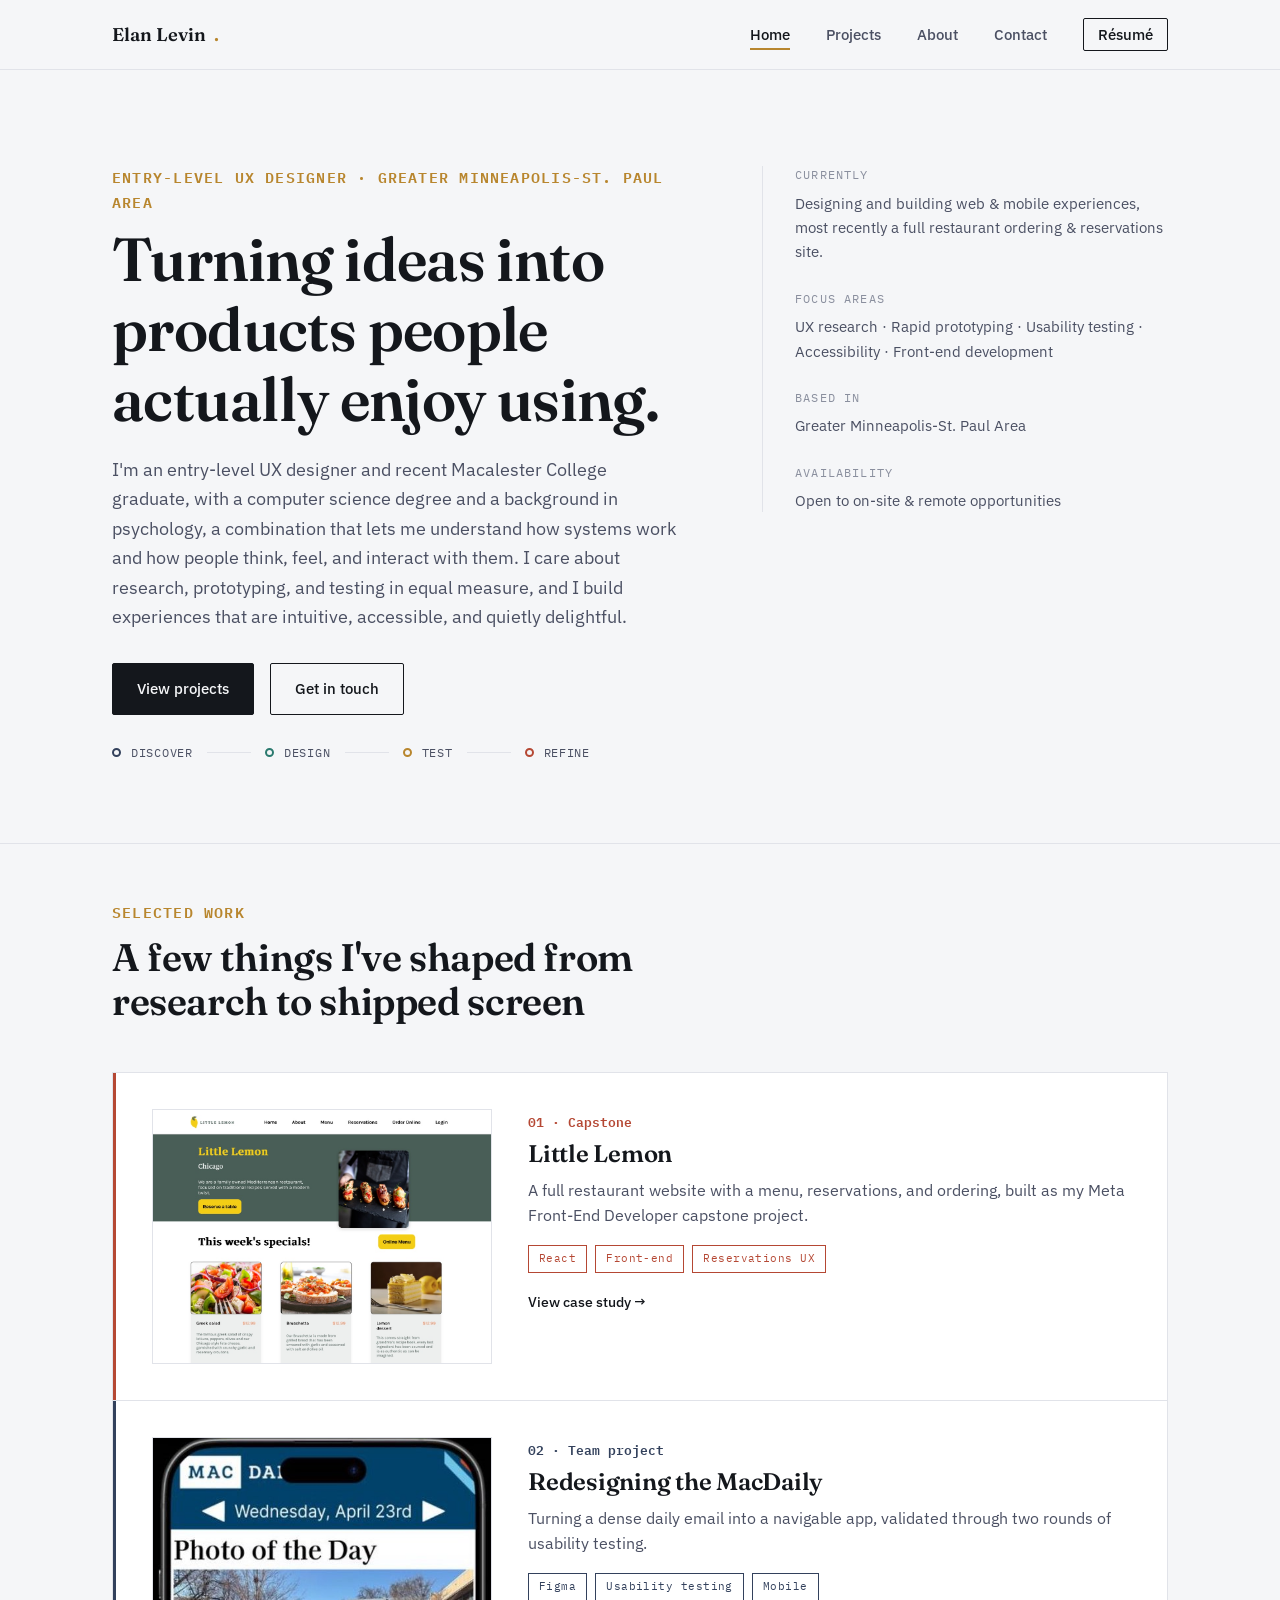
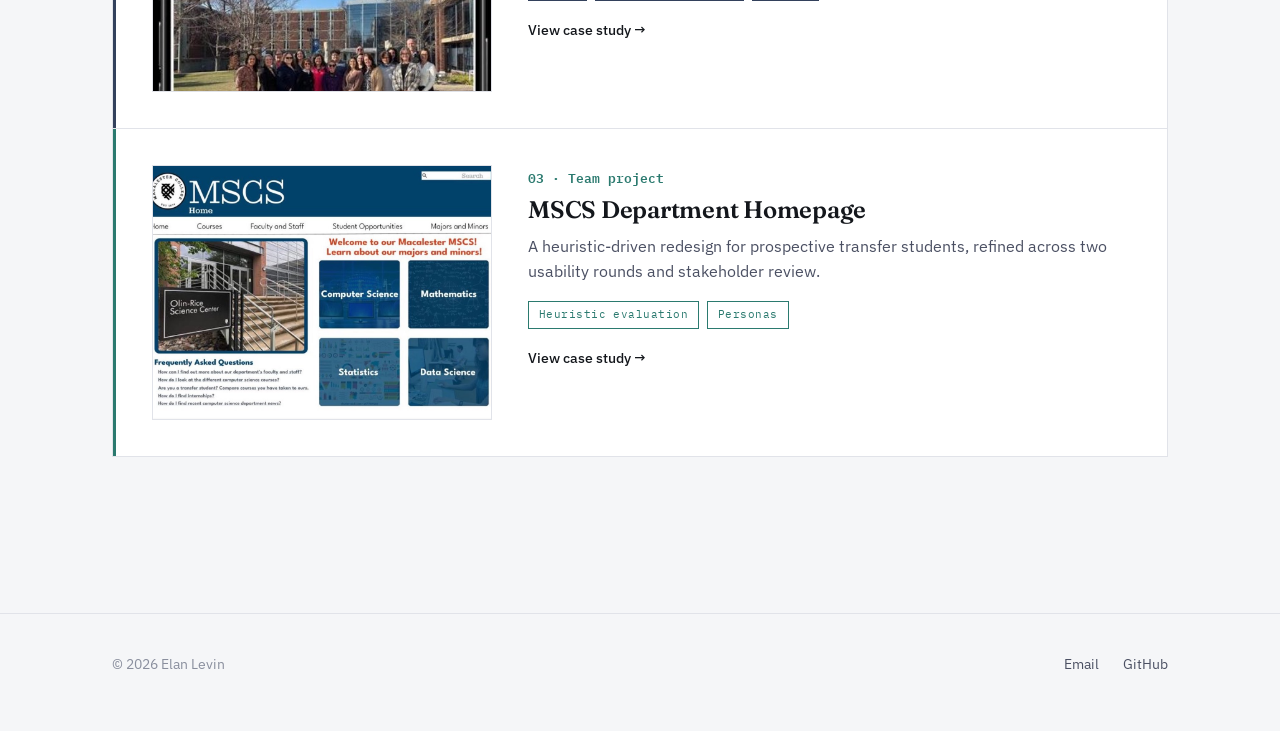
<file: index.html>
<!DOCTYPE html>
<html lang="en">
<head>
<meta charset="UTF-8">
<meta name="viewport" content="width=device-width, initial-scale=1.0">
<title>Elan Levin · UX Designer</title>
<meta name="description" content="Elan Levin is an entry-level UX designer based in the Greater Minneapolis-St. Paul Area, with a computer science degree and a psychology background, building intuitive, accessible digital products.">
<link rel="icon" type="image/svg+xml" href="assets/favicon.svg">
<meta property="og:type" content="website">
<meta property="og:url" content="https://elanlevin1.github.io/portfolio/">
<meta property="og:title" content="Elan Levin · UX Designer">
<meta property="og:description" content="Entry-level UX designer based in the Greater Minneapolis-St. Paul Area, with a computer science degree and a psychology background, building intuitive, accessible digital products.">
<meta property="og:image" content="https://elanlevin1.github.io/portfolio/assets/little_lemon_home.jpg">
<meta name="twitter:card" content="summary_large_image">
<meta name="twitter:title" content="Elan Levin · UX Designer">
<meta name="twitter:description" content="Entry-level UX designer based in the Greater Minneapolis-St. Paul Area, with a computer science degree and a psychology background, building intuitive, accessible digital products.">
<meta name="twitter:image" content="https://elanlevin1.github.io/portfolio/assets/little_lemon_home.jpg">
<link rel="stylesheet" href="styles.css">
</head>
<body>

<header class="site-nav">
  <div class="nav-inner">
    <a href="index.html" class="nav-mark">Elan Levin<span class="dot">.</span></a>
    <nav>
      <ul class="nav-links" id="navLinks">
        <li><a href="index.html" class="active">Home</a></li>
        <li><a href="projects.html">Projects</a></li>
        <li><a href="about.html">About</a></li>
        <li><a href="contact.html">Contact</a></li>
        <li><a href="assets/Elan-Levin-Resume.pdf" target="_blank" rel="noopener" class="nav-resume">Résumé</a></li>
      </ul>
    </nav>
    <button class="nav-toggle" id="navToggle" aria-label="Toggle menu" aria-expanded="false">
      <span></span><span></span><span></span>
    </button>
  </div>
</header>

<main>
  <section class="hero">
    <div class="wrap">
      <div class="hero-grid">
        <div>
          <span class="eyebrow">Entry-Level UX Designer · Greater Minneapolis-St. Paul Area</span>
          <h1>Turning ideas into products people actually enjoy using.</h1>
          <p class="lede">I'm an entry-level UX designer and recent Macalester College graduate, with a computer science degree and a background in psychology, a combination that lets me understand how systems work and how people think, feel, and interact with them. I care about research, prototyping, and testing in equal measure, and I build experiences that are intuitive, accessible, and quietly delightful.</p>
          <div class="hero-actions">
            <a href="projects.html" class="btn btn-solid">View projects</a>
            <a href="contact.html" class="btn">Get in touch</a>
          </div>

          <div class="process-strip" aria-hidden="true">
            <div class="process-node"><span class="ring"></span>Discover</div>
            <div class="process-sep"></div>
            <div class="process-node teal"><span class="ring"></span>Design</div>
            <div class="process-sep"></div>
            <div class="process-node gold"><span class="ring"></span>Test</div>
            <div class="process-sep"></div>
            <div class="process-node coral"><span class="ring"></span>Refine</div>
          </div>
        </div>

        <div class="hero-aside">
          <div class="item">
            <span class="label">Currently</span>
            <p>Designing and building web &amp; mobile experiences, most recently a full restaurant ordering &amp; reservations site.</p>
          </div>
          <div class="item">
            <span class="label">Focus areas</span>
            <p>UX research · Rapid prototyping · Usability testing · Accessibility · Front-end development</p>
          </div>
          <div class="item">
            <span class="label">Based in</span>
            <p>Greater Minneapolis-St. Paul Area</p>
          </div>
          <div class="item">
            <span class="label">Availability</span>
            <p>Open to on-site &amp; remote opportunities</p>
          </div>
        </div>
      </div>
    </div>
  </section>

  <hr class="hr">

  <section class="tight">
    <div class="wrap">
      <div class="section-head">
        <span class="eyebrow">Selected work</span>
        <h2>A few things I've shaped from research to shipped screen</h2>
      </div>

      <div class="project-grid">

        <a class="project-card" href="projects.html#little-lemon" style="--case-color:var(--coral);">
          <img class="project-thumb" src="assets/little_lemon_home.jpg" alt="Little Lemon restaurant website home page">
          <div>
            <span class="card-num">01 · Capstone</span>
            <h3 class="card-title">Little Lemon</h3>
            <p>A full restaurant website with a menu, reservations, and ordering, built as my Meta Front-End Developer capstone project.</p>
            <div class="card-tags">
              <span class="tag">React</span>
              <span class="tag">Front-end</span>
              <span class="tag">Reservations UX</span>
            </div>
            <span class="card-arrow">View case study →</span>
          </div>
        </a>

        <a class="project-card" href="projects.html#macdaily" style="--case-color:var(--accent);">
          <img class="project-thumb" src="assets/macdaily.jpg" alt="MacDaily app home screen with Photo of the Day">
          <div>
            <span class="card-num">02 · Team project</span>
            <h3 class="card-title">Redesigning the MacDaily</h3>
            <p>Turning a dense daily email into a navigable app, validated through two rounds of usability testing.</p>
            <div class="card-tags">
              <span class="tag">Figma</span>
              <span class="tag">Usability testing</span>
              <span class="tag">Mobile</span>
            </div>
            <span class="card-arrow">View case study →</span>
          </div>
        </a>

        <a class="project-card" href="projects.html#mscs" style="--case-color:var(--teal);">
          <img class="project-thumb" src="assets/mscs.jpg" alt="Macalester MSCS department website redesign">
          <div>
            <span class="card-num">03 · Team project</span>
            <h3 class="card-title">MSCS Department Homepage</h3>
            <p>A heuristic-driven redesign for prospective transfer students, refined across two usability rounds and stakeholder review.</p>
            <div class="card-tags">
              <span class="tag">Heuristic evaluation</span>
              <span class="tag">Personas</span>
            </div>
            <span class="card-arrow">View case study →</span>
          </div>
        </a>

      </div>
    </div>
  </section>

</main>

<footer class="site-footer">
  <div class="footer-inner">
    <p>© 2026 Elan Levin</p>
    <div class="footer-links">
      <a href="mailto:elanlevin1@gmail.com">Email</a>
      <a href="https://github.com/elanlevin1">GitHub</a>
    </div>
  </div>
</footer>

<script>
  const t = document.getElementById('navToggle');
  const l = document.getElementById('navLinks');
  t.addEventListener('click', () => {
    const open = l.classList.toggle('open');
    t.setAttribute('aria-expanded', open);
  });
</script>
</body>
</html>
</file>
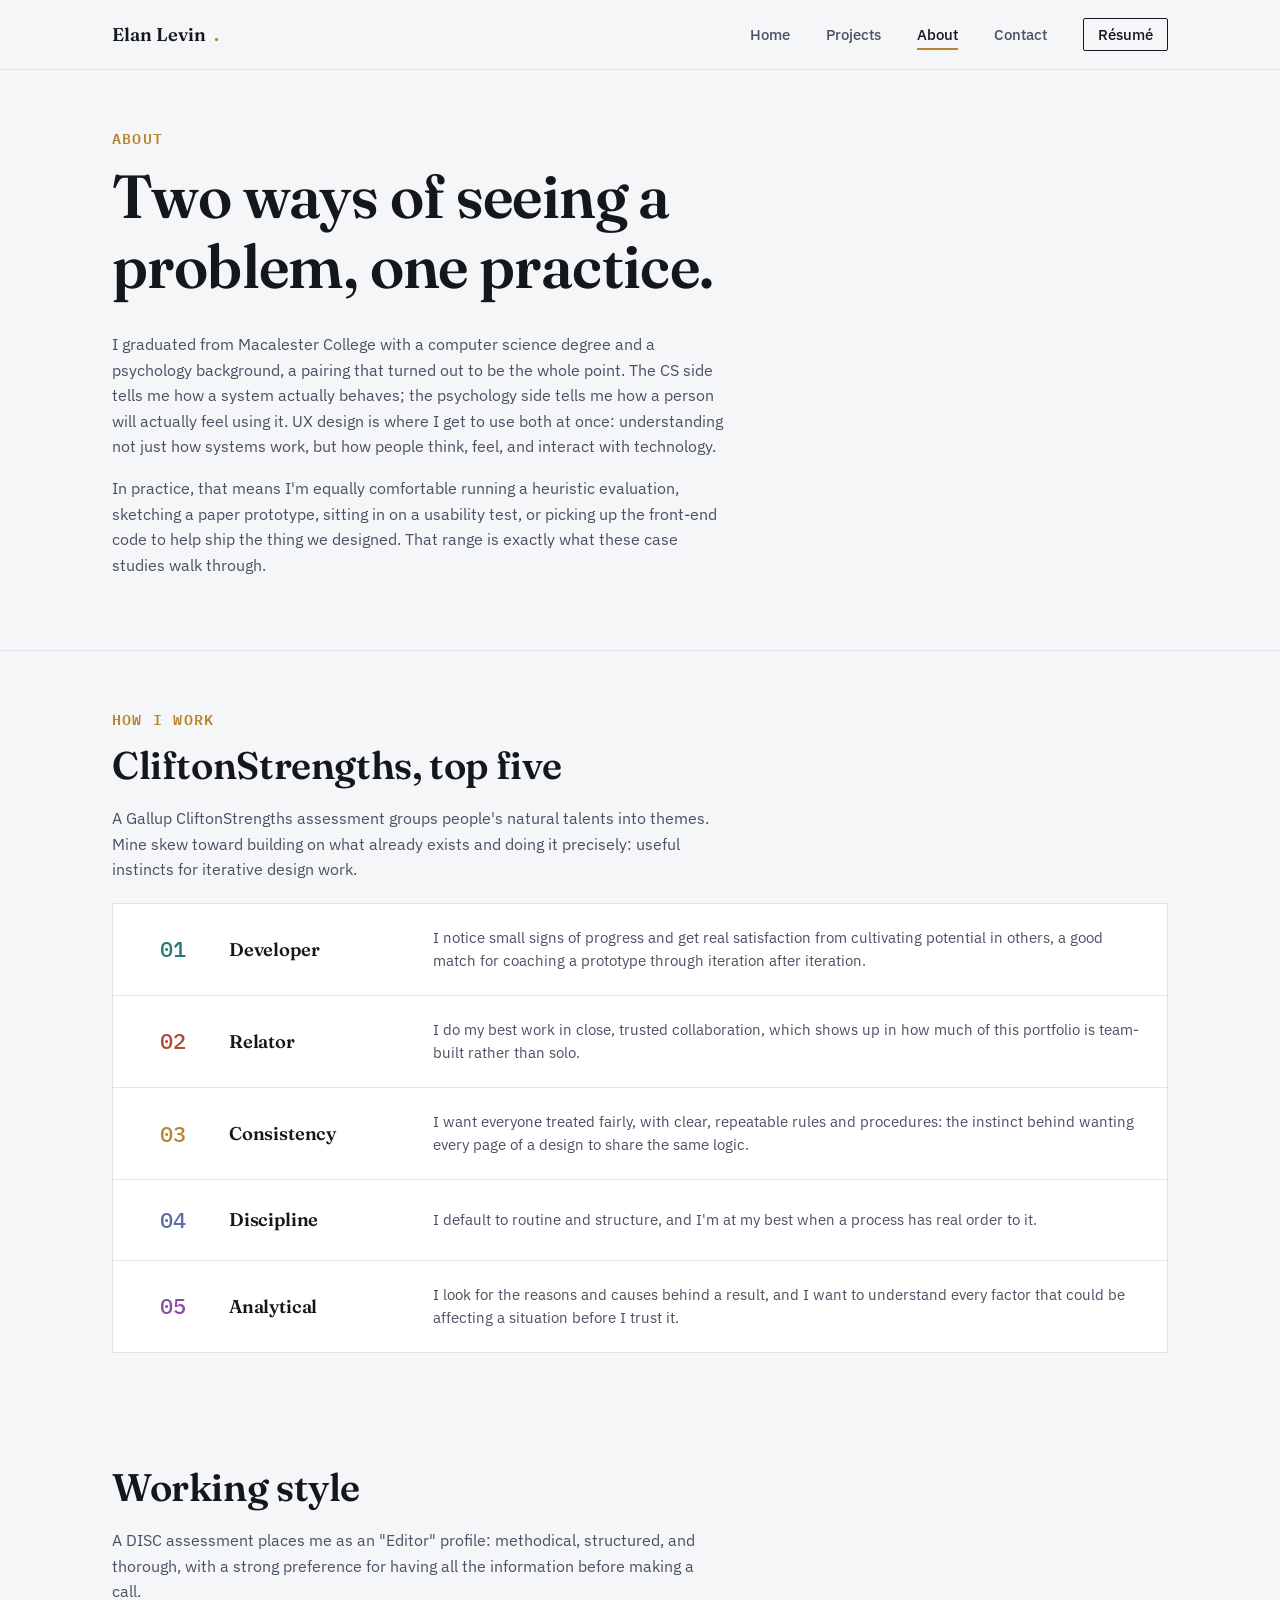
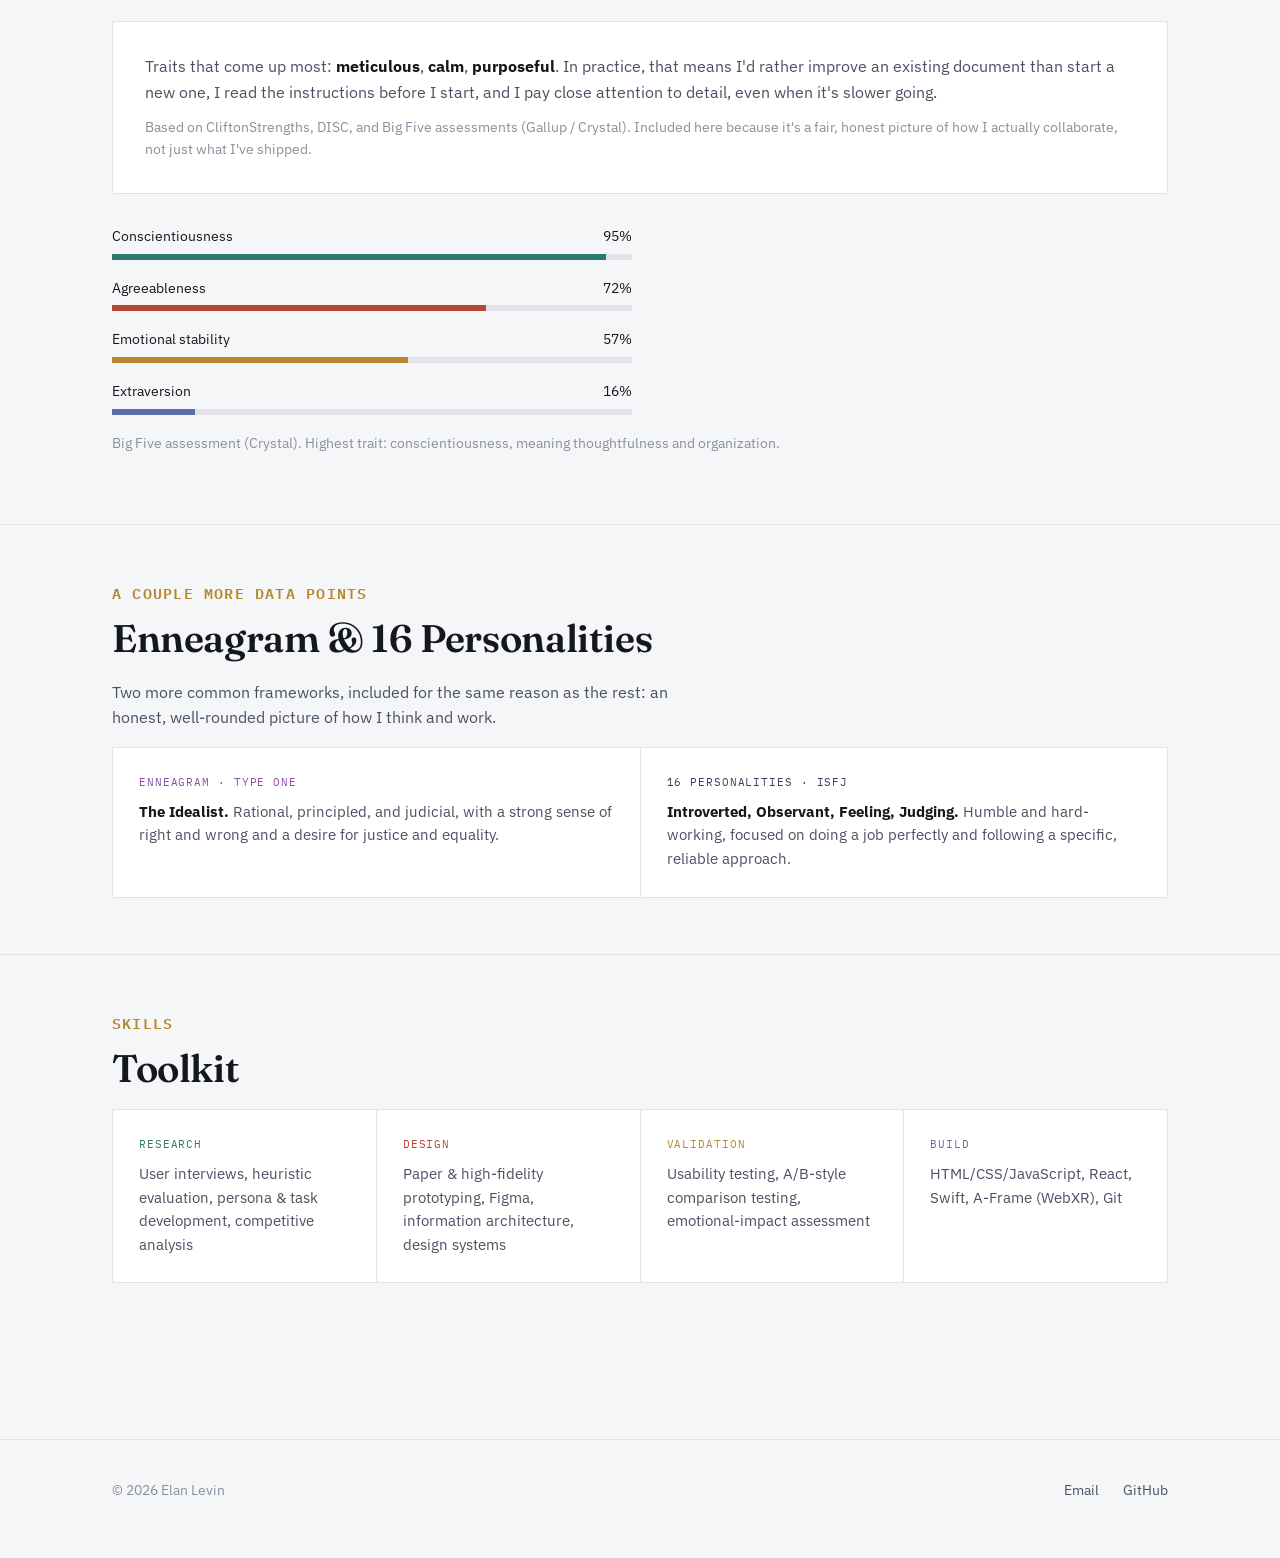
<file: about.html>
<!DOCTYPE html>
<html lang="en">
<head>
<meta charset="UTF-8">
<meta name="viewport" content="width=device-width, initial-scale=1.0">
<title>About · Elan Levin</title>
<meta name="description" content="Elan Levin is an entry-level UX designer and Macalester College graduate based in the Greater Minneapolis-St. Paul Area, working at the intersection of research, design, and code.">
<link rel="icon" type="image/svg+xml" href="assets/favicon.svg">
<meta property="og:type" content="website">
<meta property="og:url" content="https://elanlevin1.github.io/portfolio/about.html">
<meta property="og:title" content="About · Elan Levin">
<meta property="og:description" content="Entry-level UX designer and Macalester College graduate based in the Greater Minneapolis-St. Paul Area, working at the intersection of research, design, and code.">
<meta property="og:image" content="https://elanlevin1.github.io/portfolio/assets/little_lemon_home.jpg">
<meta name="twitter:card" content="summary_large_image">
<meta name="twitter:title" content="About · Elan Levin">
<meta name="twitter:description" content="Entry-level UX designer and Macalester College graduate based in the Greater Minneapolis-St. Paul Area, working at the intersection of research, design, and code.">
<meta name="twitter:image" content="https://elanlevin1.github.io/portfolio/assets/little_lemon_home.jpg">
<link rel="stylesheet" href="styles.css">
</head>
<body>

<header class="site-nav">
  <div class="nav-inner">
    <a href="index.html" class="nav-mark">Elan Levin<span class="dot">.</span></a>
    <nav>
      <ul class="nav-links" id="navLinks">
        <li><a href="index.html">Home</a></li>
        <li><a href="projects.html">Projects</a></li>
        <li><a href="about.html" class="active">About</a></li>
        <li><a href="contact.html">Contact</a></li>
        <li><a href="assets/Elan-Levin-Resume.pdf" target="_blank" rel="noopener" class="nav-resume">Résumé</a></li>
      </ul>
    </nav>
    <button class="nav-toggle" id="navToggle" aria-label="Toggle menu" aria-expanded="false">
      <span></span><span></span><span></span>
    </button>
  </div>
</header>

<main>
  <section class="tight">
    <div class="wrap">
      <span class="eyebrow">About</span>
      <h1 style="max-width:16ch">Two ways of seeing a problem, one practice.</h1>
      <p class="lede" style="max-width:62ch">I graduated from Macalester College with a computer science degree and a psychology background, a pairing that turned out to be the whole point. The CS side tells me how a system actually behaves; the psychology side tells me how a person will actually feel using it. UX design is where I get to use both at once: understanding not just how systems work, but how people think, feel, and interact with technology.</p>
      <p style="max-width:62ch">In practice, that means I'm equally comfortable running a heuristic evaluation, sketching a paper prototype, sitting in on a usability test, or picking up the front-end code to help ship the thing we designed. That range is exactly what these case studies walk through.</p>
    </div>
  </section>

  <hr class="hr">

  <section class="tight">
    <div class="wrap">
      <span class="eyebrow">How I work</span>
      <h2>CliftonStrengths, top five</h2>
      <p style="max-width:60ch">A Gallup CliftonStrengths assessment groups people's natural talents into themes. Mine skew toward building on what already exists and doing it precisely: useful instincts for iterative design work.</p>

      <div class="rank-list">
        <div class="rank-row">
          <span class="rank-num" style="color:var(--teal)">01</span>
          <h3>Developer</h3>
          <p>I notice small signs of progress and get real satisfaction from cultivating potential in others, a good match for coaching a prototype through iteration after iteration.</p>
        </div>
        <div class="rank-row">
          <span class="rank-num" style="color:var(--coral)">02</span>
          <h3>Relator</h3>
          <p>I do my best work in close, trusted collaboration, which shows up in how much of this portfolio is team-built rather than solo.</p>
        </div>
        <div class="rank-row">
          <span class="rank-num" style="color:var(--gold)">03</span>
          <h3>Consistency</h3>
          <p>I want everyone treated fairly, with clear, repeatable rules and procedures: the instinct behind wanting every page of a design to share the same logic.</p>
        </div>
        <div class="rank-row">
          <span class="rank-num" style="color:var(--lavender)">04</span>
          <h3>Discipline</h3>
          <p>I default to routine and structure, and I'm at my best when a process has real order to it.</p>
        </div>
        <div class="rank-row">
          <span class="rank-num" style="color:var(--magenta)">05</span>
          <h3>Analytical</h3>
          <p>I look for the reasons and causes behind a result, and I want to understand every factor that could be affecting a situation before I trust it.</p>
        </div>
      </div>
    </div>
  </section>

  <section class="tight">
    <div class="wrap">
      <h2>Working style</h2>
      <p style="max-width:60ch">A DISC assessment places me as an "Editor" profile: methodical, structured, and thorough, with a strong preference for having all the information before making a call.</p>
      <div class="quote-block">
        <p style="margin:0 0 12px">Traits that come up most: <strong style="color:var(--ink)">meticulous</strong>, <strong style="color:var(--ink)">calm</strong>, <strong style="color:var(--ink)">purposeful</strong>. In practice, that means I'd rather improve an existing document than start a new one, I read the instructions before I start, and I pay close attention to detail, even when it's slower going.</p>
        <p style="margin:0" class="small">Based on CliftonStrengths, DISC, and Big Five assessments (Gallup / Crystal). Included here because it's a fair, honest picture of how I actually collaborate, not just what I've shipped.</p>
      </div>

      <div style="margin-top:32px; max-width:520px;">
        <div class="bar-row">
          <div class="bar-label"><span>Conscientiousness</span><span>95%</span></div>
          <div class="bar-track"><div class="bar-fill" style="width:95%;background:var(--teal)"></div></div>
        </div>
        <div class="bar-row">
          <div class="bar-label"><span>Agreeableness</span><span>72%</span></div>
          <div class="bar-track"><div class="bar-fill" style="width:72%;background:var(--coral)"></div></div>
        </div>
        <div class="bar-row">
          <div class="bar-label"><span>Emotional stability</span><span>57%</span></div>
          <div class="bar-track"><div class="bar-fill" style="width:57%;background:var(--gold)"></div></div>
        </div>
        <div class="bar-row">
          <div class="bar-label"><span>Extraversion</span><span>16%</span></div>
          <div class="bar-track"><div class="bar-fill" style="width:16%;background:var(--lavender)"></div></div>
        </div>
      </div>
      <p class="small" style="margin-top:8px">Big Five assessment (Crystal). Highest trait: conscientiousness, meaning thoughtfulness and organization.</p>
    </div>
  </section>

  <hr class="hr">

  <section class="tight">
    <div class="wrap">
      <span class="eyebrow">A couple more data points</span>
      <h2>Enneagram &amp; 16 Personalities</h2>
      <p style="max-width:60ch">Two more common frameworks, included for the same reason as the rest: an honest, well-rounded picture of how I think and work.</p>
      <div class="trait-grid">
        <div class="trait">
          <span class="k" style="color:var(--magenta)">Enneagram · Type One</span>
          <p><strong style="color:var(--ink)">The Idealist.</strong> Rational, principled, and judicial, with a strong sense of right and wrong and a desire for justice and equality.</p>
        </div>
        <div class="trait">
          <span class="k" style="color:var(--accent)">16 Personalities · ISFJ</span>
          <p><strong style="color:var(--ink)">Introverted, Observant, Feeling, Judging.</strong> Humble and hard-working, focused on doing a job perfectly and following a specific, reliable approach.</p>
        </div>
      </div>
    </div>
  </section>

  <hr class="hr">

  <section class="tight">
    <div class="wrap">
      <span class="eyebrow">Skills</span>
      <h2>Toolkit</h2>
      <div class="trait-grid">
        <div class="trait">
          <span class="k" style="color:var(--teal)">Research</span>
          <p>User interviews, heuristic evaluation, persona &amp; task development, competitive analysis</p>
        </div>
        <div class="trait">
          <span class="k" style="color:var(--coral)">Design</span>
          <p>Paper &amp; high-fidelity prototyping, Figma, information architecture, design systems</p>
        </div>
        <div class="trait">
          <span class="k" style="color:var(--gold)">Validation</span>
          <p>Usability testing, A/B-style comparison testing, emotional-impact assessment</p>
        </div>
        <div class="trait">
          <span class="k" style="color:var(--lavender)">Build</span>
          <p>HTML/CSS/JavaScript, React, Swift, A-Frame (WebXR), Git</p>
        </div>
      </div>
    </div>
  </section>

</main>

<footer class="site-footer">
  <div class="footer-inner">
    <p>© 2026 Elan Levin</p>
    <div class="footer-links">
      <a href="mailto:elanlevin1@gmail.com">Email</a>
      <a href="https://github.com/elanlevin1">GitHub</a>
    </div>
  </div>
</footer>

<script>
  const t = document.getElementById('navToggle');
  const l = document.getElementById('navLinks');
  t.addEventListener('click', () => {
    const open = l.classList.toggle('open');
    t.setAttribute('aria-expanded', open);
  });
</script>
</body>
</html>
</file>
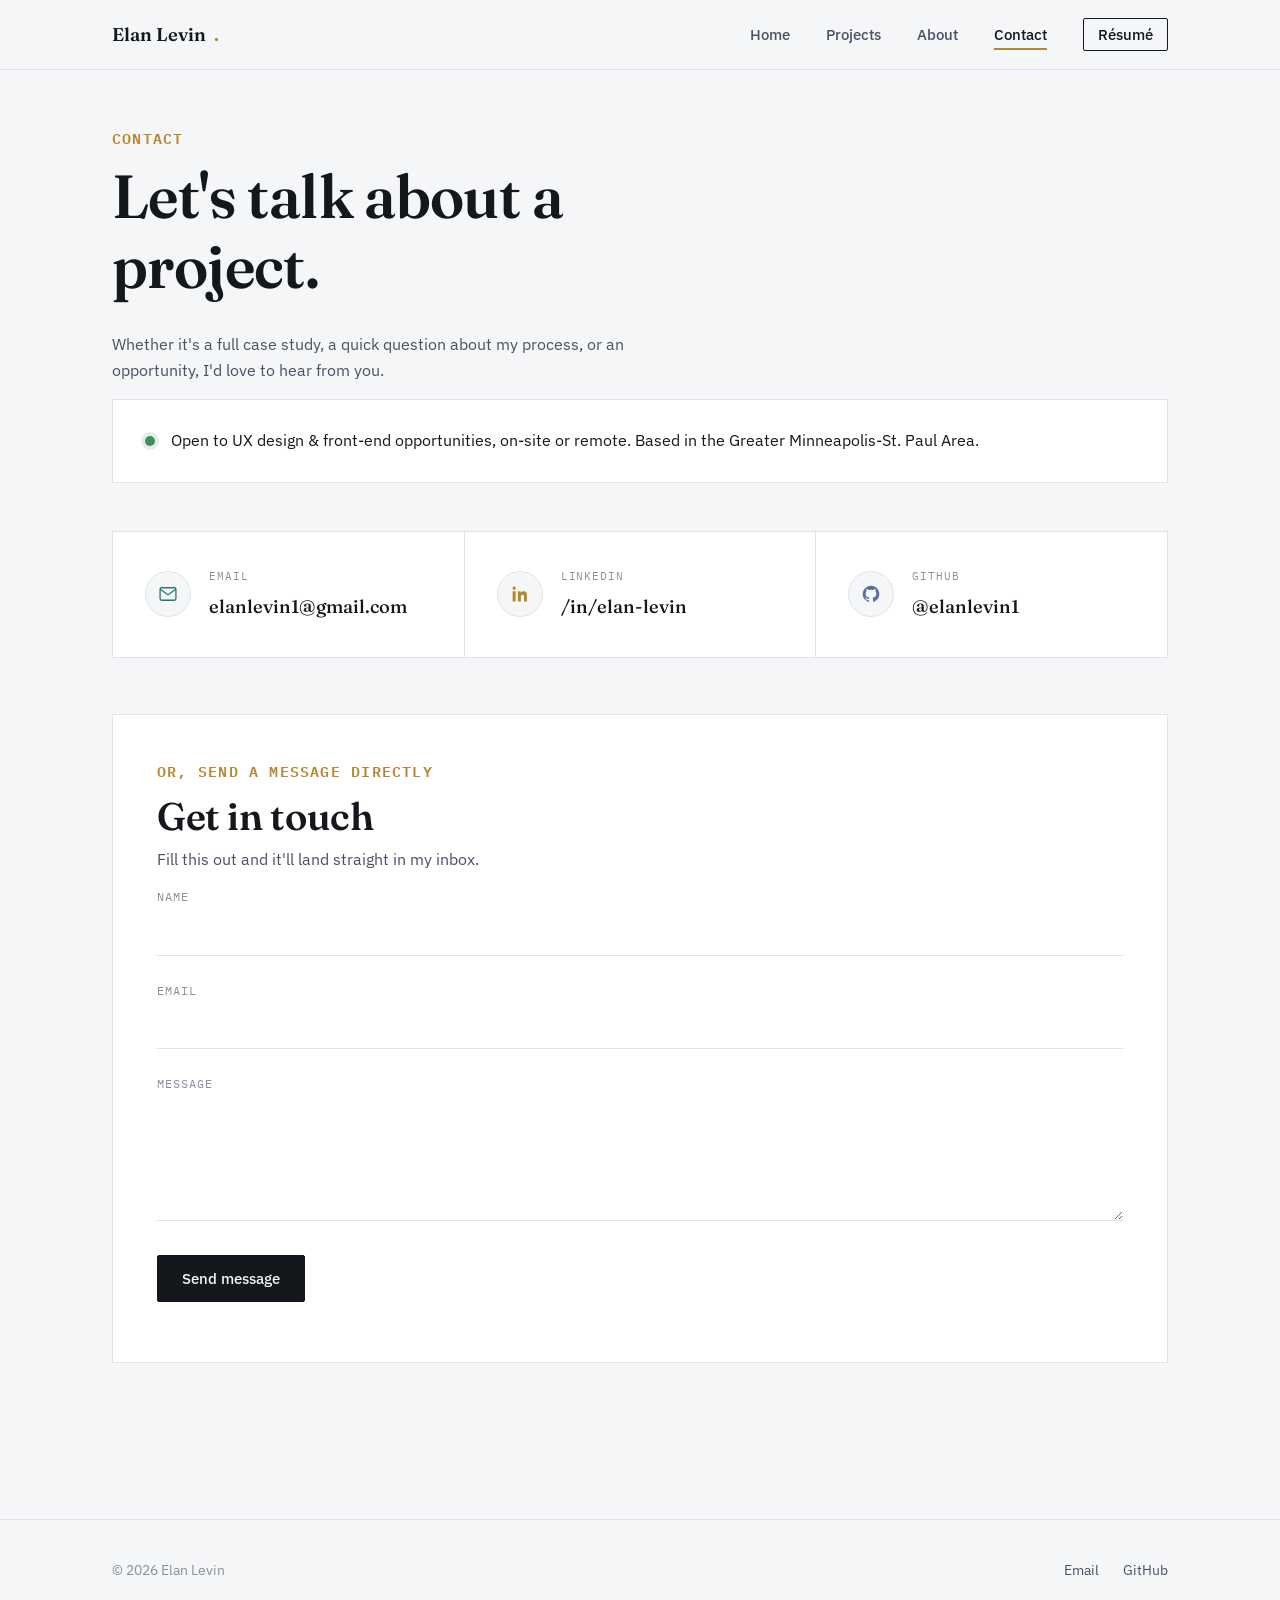
<file: contact.html>
<!DOCTYPE html>
<html lang="en">
<head>
<meta charset="UTF-8">
<meta name="viewport" content="width=device-width, initial-scale=1.0">
<title>Contact · Elan Levin</title>
<meta name="description" content="Get in touch with Elan Levin, UX designer and front-end developer.">
<link rel="icon" type="image/svg+xml" href="assets/favicon.svg">
<meta property="og:type" content="website">
<meta property="og:url" content="https://elanlevin1.github.io/portfolio/contact.html">
<meta property="og:title" content="Contact · Elan Levin">
<meta property="og:description" content="Get in touch with Elan Levin, UX designer and front-end developer.">
<meta property="og:image" content="https://elanlevin1.github.io/portfolio/assets/little_lemon_home.jpg">
<meta name="twitter:card" content="summary_large_image">
<meta name="twitter:title" content="Contact · Elan Levin">
<meta name="twitter:description" content="Get in touch with Elan Levin, UX designer and front-end developer.">
<meta name="twitter:image" content="https://elanlevin1.github.io/portfolio/assets/little_lemon_home.jpg">
<link rel="stylesheet" href="styles.css">
</head>
<body>

<header class="site-nav">
  <div class="nav-inner">
    <a href="index.html" class="nav-mark">Elan Levin<span class="dot">.</span></a>
    <nav>
      <ul class="nav-links" id="navLinks">
        <li><a href="index.html">Home</a></li>
        <li><a href="projects.html">Projects</a></li>
        <li><a href="about.html">About</a></li>
        <li><a href="contact.html" class="active">Contact</a></li>
        <li><a href="assets/Elan-Levin-Resume.pdf" target="_blank" rel="noopener" class="nav-resume">Résumé</a></li>
      </ul>
    </nav>
    <button class="nav-toggle" id="navToggle" aria-label="Toggle menu" aria-expanded="false">
      <span></span><span></span><span></span>
    </button>
  </div>
</header>

<main>
  <section class="tight">
    <div class="wrap">
      <span class="eyebrow">Contact</span>
      <h1 style="max-width:16ch">Let's talk about a project.</h1>
      <p class="lede" style="max-width:56ch">Whether it's a full case study, a quick question about my process, or an opportunity, I'd love to hear from you.</p>

      <div class="avail-banner">
        <span class="avail-dot" aria-hidden="true"></span>
        <p style="margin:0; color:var(--ink)">Open to UX design &amp; front-end opportunities, on-site or remote. Based in the Greater Minneapolis-St. Paul Area.</p>
      </div>

      <div class="contact-grid">
        <div class="contact-card">
          <span class="icon" style="color:var(--teal)" aria-hidden="true">
            <svg viewBox="0 0 24 24" fill="none" stroke="currentColor" stroke-width="1.6" stroke-linecap="round" stroke-linejoin="round"><rect x="2.5" y="4.5" width="19" height="15" rx="2"/><path d="M3 6.5l9 6.5 9-6.5"/></svg>
          </span>
          <div>
            <span class="k">Email</span>
            <a class="v" href="mailto:elanlevin1@gmail.com">elanlevin1@gmail.com</a>
          </div>
        </div>
        <div class="contact-card">
          <span class="icon" style="color:var(--gold)" aria-hidden="true">
            <svg viewBox="0 0 24 24" fill="currentColor"><path d="M6.94 5a2 2 0 1 1-4 0 2 2 0 0 1 4 0zM3.2 8.75h3.5V21H3.2V8.75zM9.5 8.75h3.35v1.68h.05c.47-.89 1.6-1.83 3.3-1.83 3.53 0 4.18 2.32 4.18 5.34V21h-3.5v-5.34c0-1.27-.02-2.9-1.77-2.9-1.77 0-2.04 1.38-2.04 2.81V21H9.5V8.75z"/></svg>
          </span>
          <div>
            <span class="k">LinkedIn</span>
            <a class="v" href="https://www.linkedin.com/in/elan-levin" target="_blank" rel="noopener">/in/elan-levin</a>
          </div>
        </div>
        <div class="contact-card">
          <span class="icon" style="color:var(--lavender)" aria-hidden="true">
            <svg viewBox="0 0 24 24" fill="currentColor"><path d="M12 2a10 10 0 0 0-3.16 19.49c.5.09.68-.22.68-.48v-1.7c-2.78.6-3.37-1.34-3.37-1.34-.46-1.16-1.11-1.47-1.11-1.47-.9-.62.07-.6.07-.6 1 .07 1.53 1.03 1.53 1.03.9 1.53 2.34 1.09 2.91.83.09-.65.35-1.09.63-1.34-2.22-.25-4.56-1.11-4.56-4.94 0-1.09.39-1.98 1.03-2.68-.1-.25-.45-1.27.1-2.65 0 0 .84-.27 2.75 1.02a9.5 9.5 0 0 1 5 0c1.91-1.3 2.75-1.02 2.75-1.02.55 1.38.2 2.4.1 2.65.64.7 1.03 1.6 1.03 2.68 0 3.84-2.34 4.68-4.57 4.93.36.31.68.92.68 1.85v2.75c0 .27.18.58.69.48A10 10 0 0 0 12 2z"/></svg>
          </span>
          <div>
            <span class="k">GitHub</span>
            <a class="v" href="https://github.com/elanlevin1" target="_blank" rel="noopener">@elanlevin1</a>
          </div>
        </div>
      </div>

      <div class="form-wrap">
        <span class="eyebrow">Or, send a message directly</span>
        <h2>Get in touch</h2>
        <p style="max-width:50ch">Fill this out and it'll land straight in my inbox.</p>

        <form id="contactForm" action="https://formspree.io/f/xrengnpl" method="POST">
          <div class="form-row">
            <label for="name">Name</label>
            <input type="text" id="name" name="name" required>
          </div>
          <div class="form-row">
            <label for="email">Email</label>
            <input type="email" id="email" name="email" required>
          </div>
          <div class="form-row">
            <label for="message">Message</label>
            <textarea id="message" name="message" required></textarea>
          </div>
          <input type="text" name="_gotcha" style="display:none">
          <button type="submit" class="btn btn-solid">Send message</button>
          <p class="form-status" id="formStatus" role="status"></p>
        </form>
      </div>
    </div>
  </section>
</main>

<footer class="site-footer">
  <div class="footer-inner">
    <p>© 2026 Elan Levin</p>
    <div class="footer-links">
      <a href="mailto:elanlevin1@gmail.com">Email</a>
      <a href="https://github.com/elanlevin1">GitHub</a>
    </div>
  </div>
</footer>

<script>
  const t = document.getElementById('navToggle');
  const l = document.getElementById('navLinks');
  t.addEventListener('click', () => {
    const open = l.classList.toggle('open');
    t.setAttribute('aria-expanded', open);
  });

  const form = document.getElementById('contactForm');
  const status = document.getElementById('formStatus');
  form.addEventListener('submit', async (e) => {
    e.preventDefault();
    status.textContent = 'Sending...';
    status.className = 'form-status';
    try {
      const res = await fetch(form.action, {
        method: 'POST',
        body: new FormData(form),
        headers: { 'Accept': 'application/json' }
      });
      if (res.ok) {
        form.reset();
        status.textContent = "Thanks, that's sent. I'll get back to you soon.";
        status.className = 'form-status ok';
      } else {
        status.textContent = "Something went wrong. Try emailing me directly instead.";
        status.className = 'form-status err';
      }
    } catch (err) {
      status.textContent = "Something went wrong. Try emailing me directly instead.";
      status.className = 'form-status err';
    }
  });
</script>
</body>
</html>
</file>
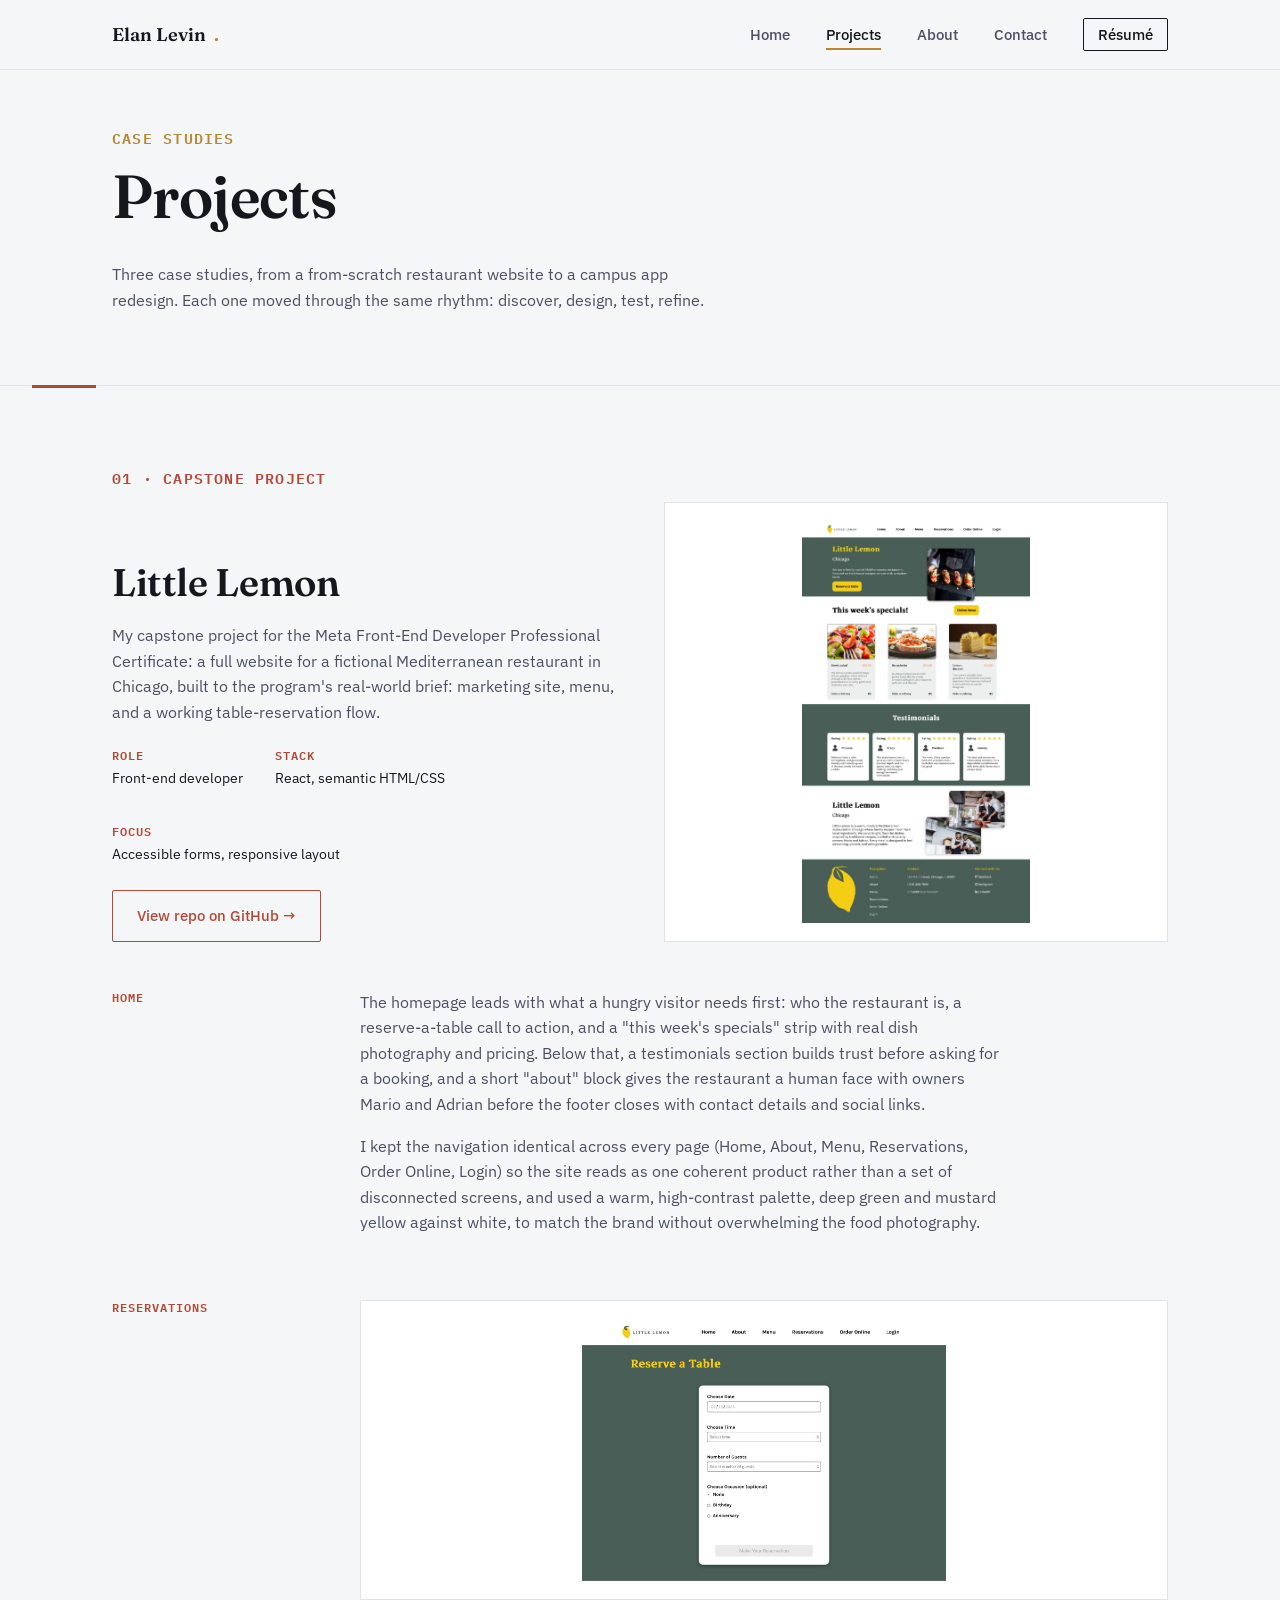
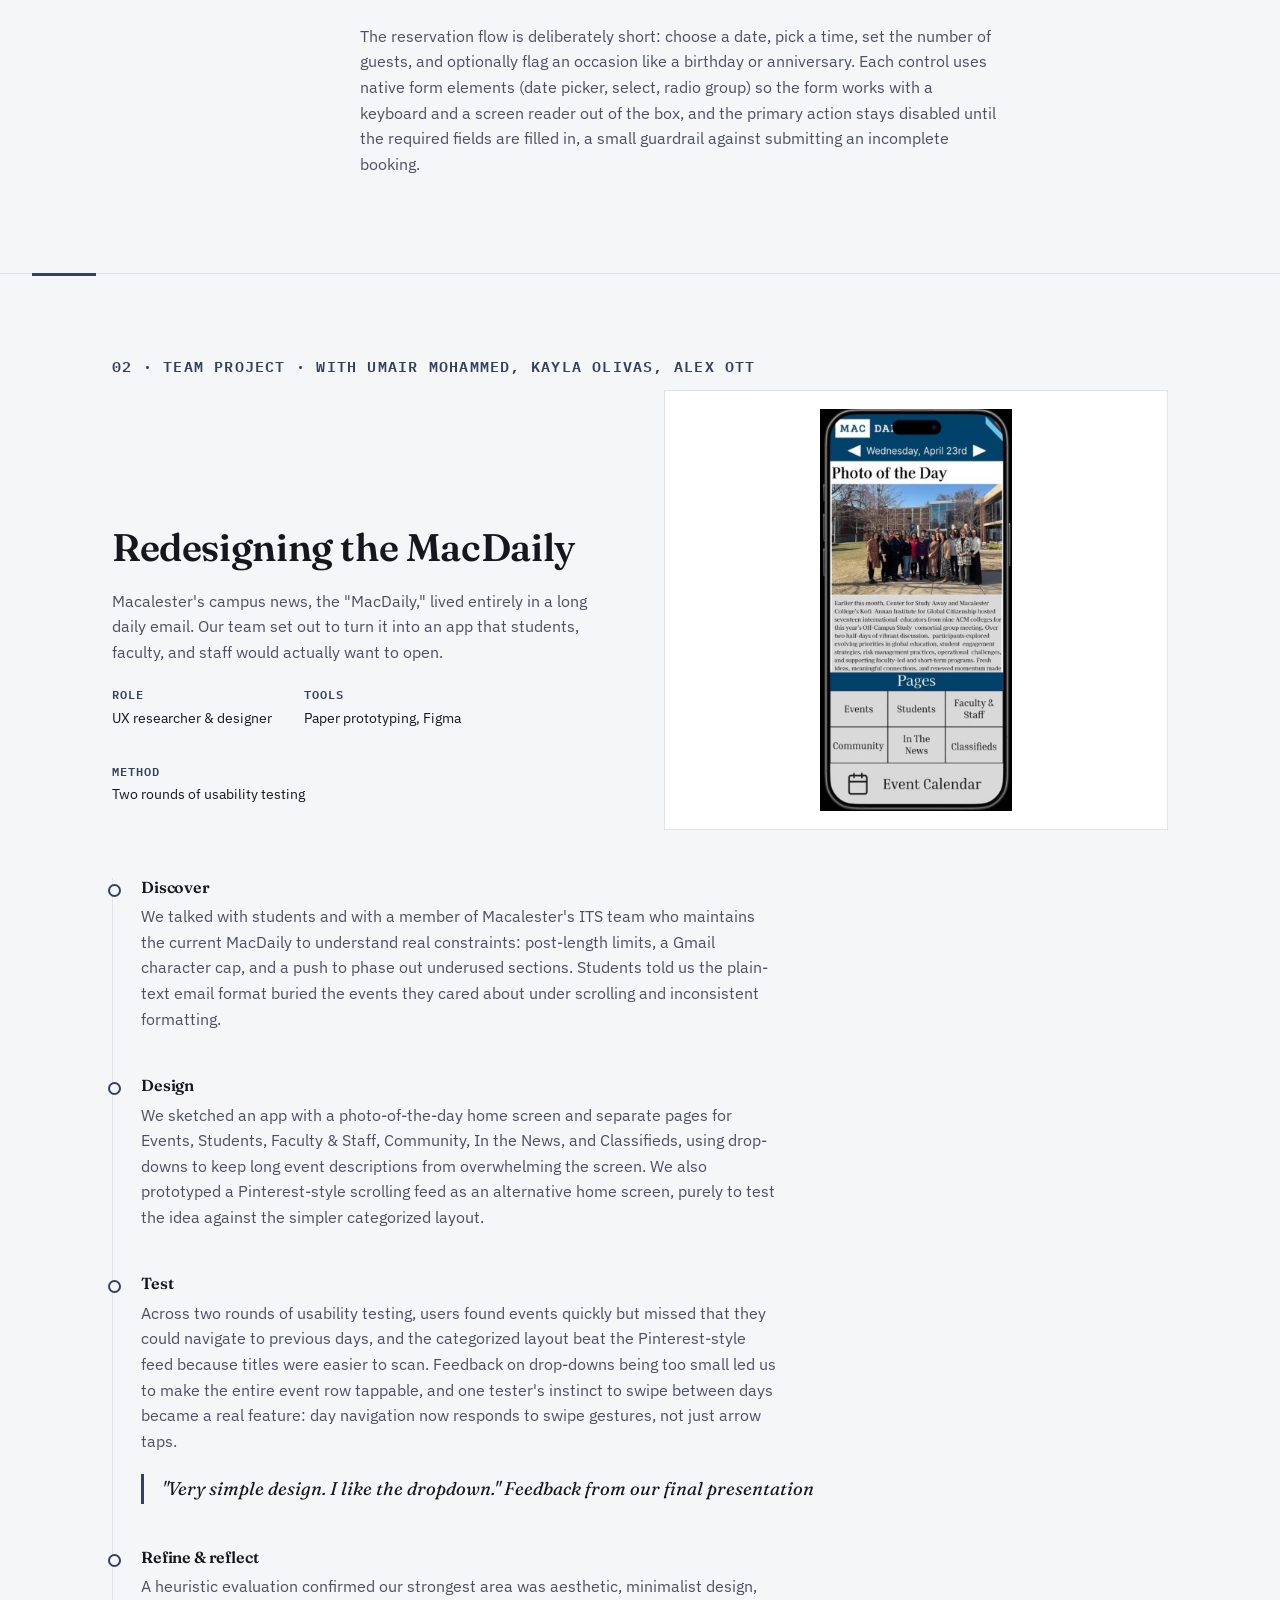
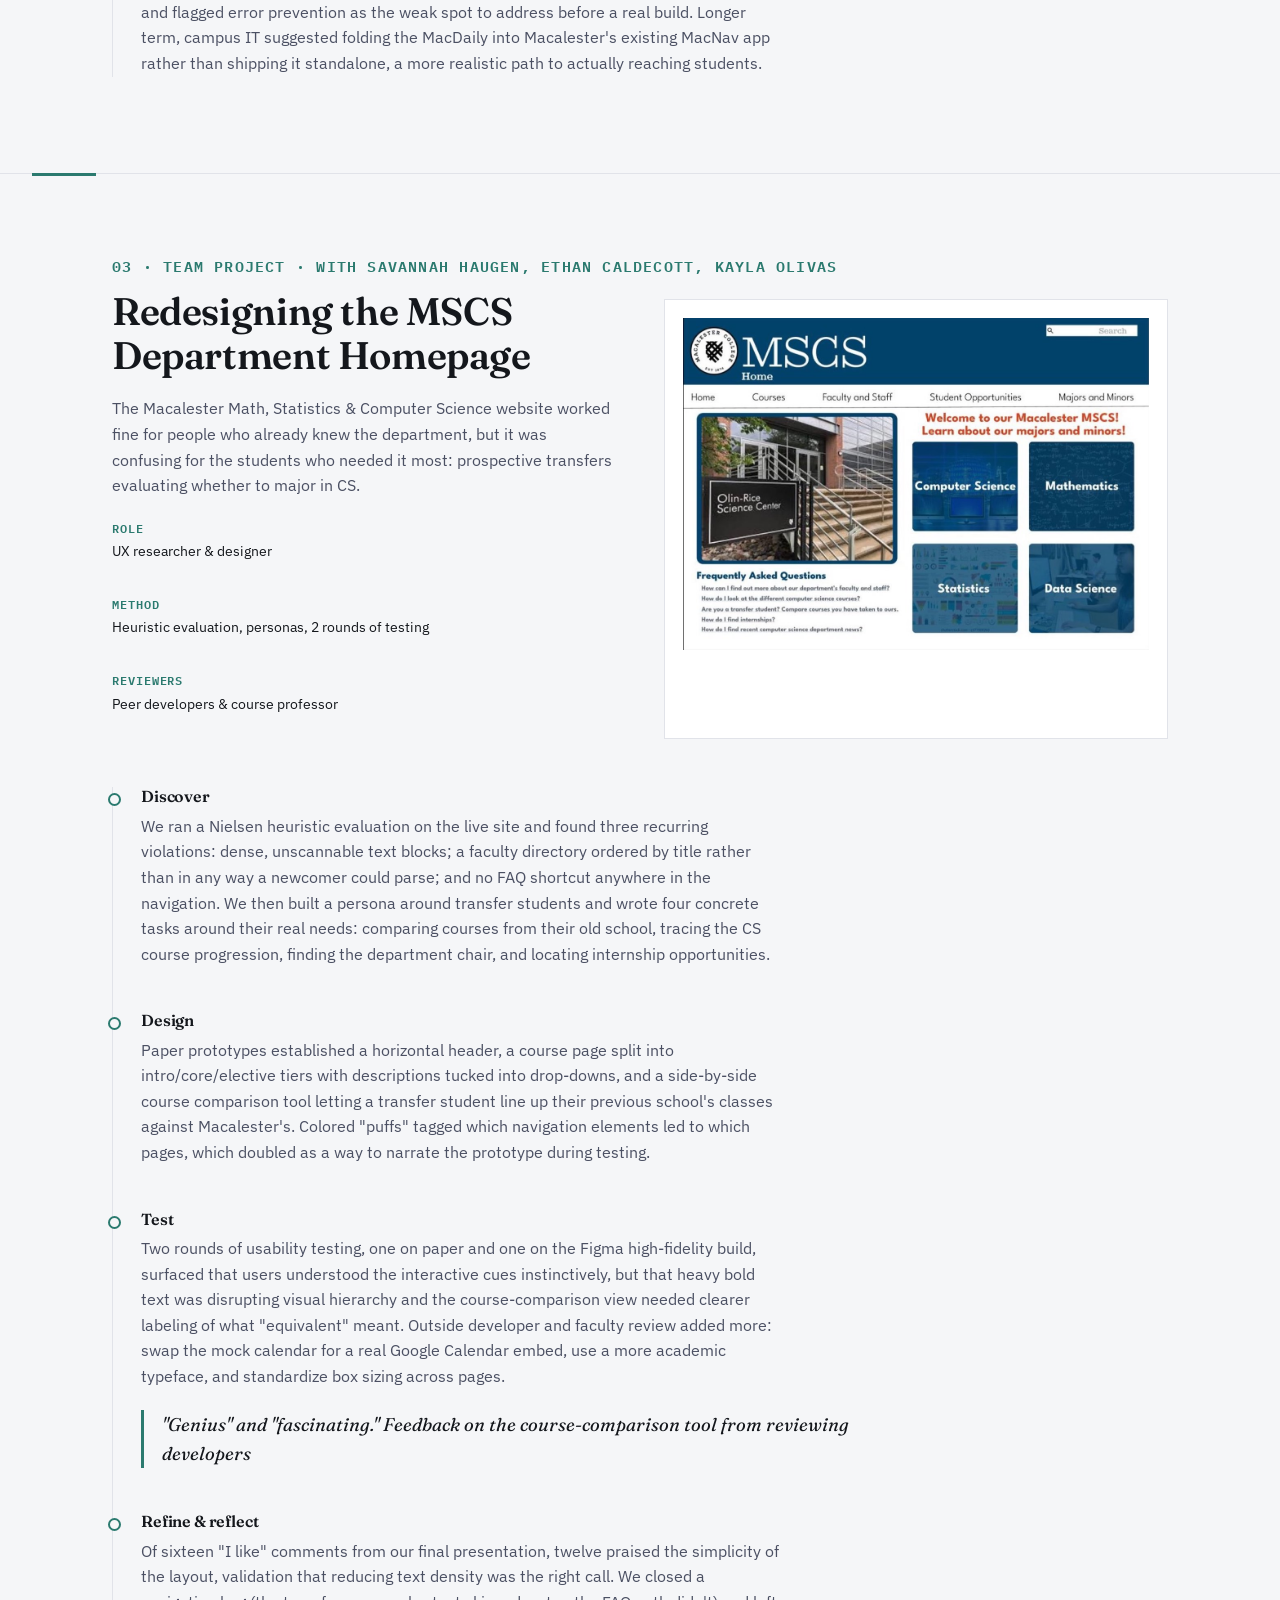
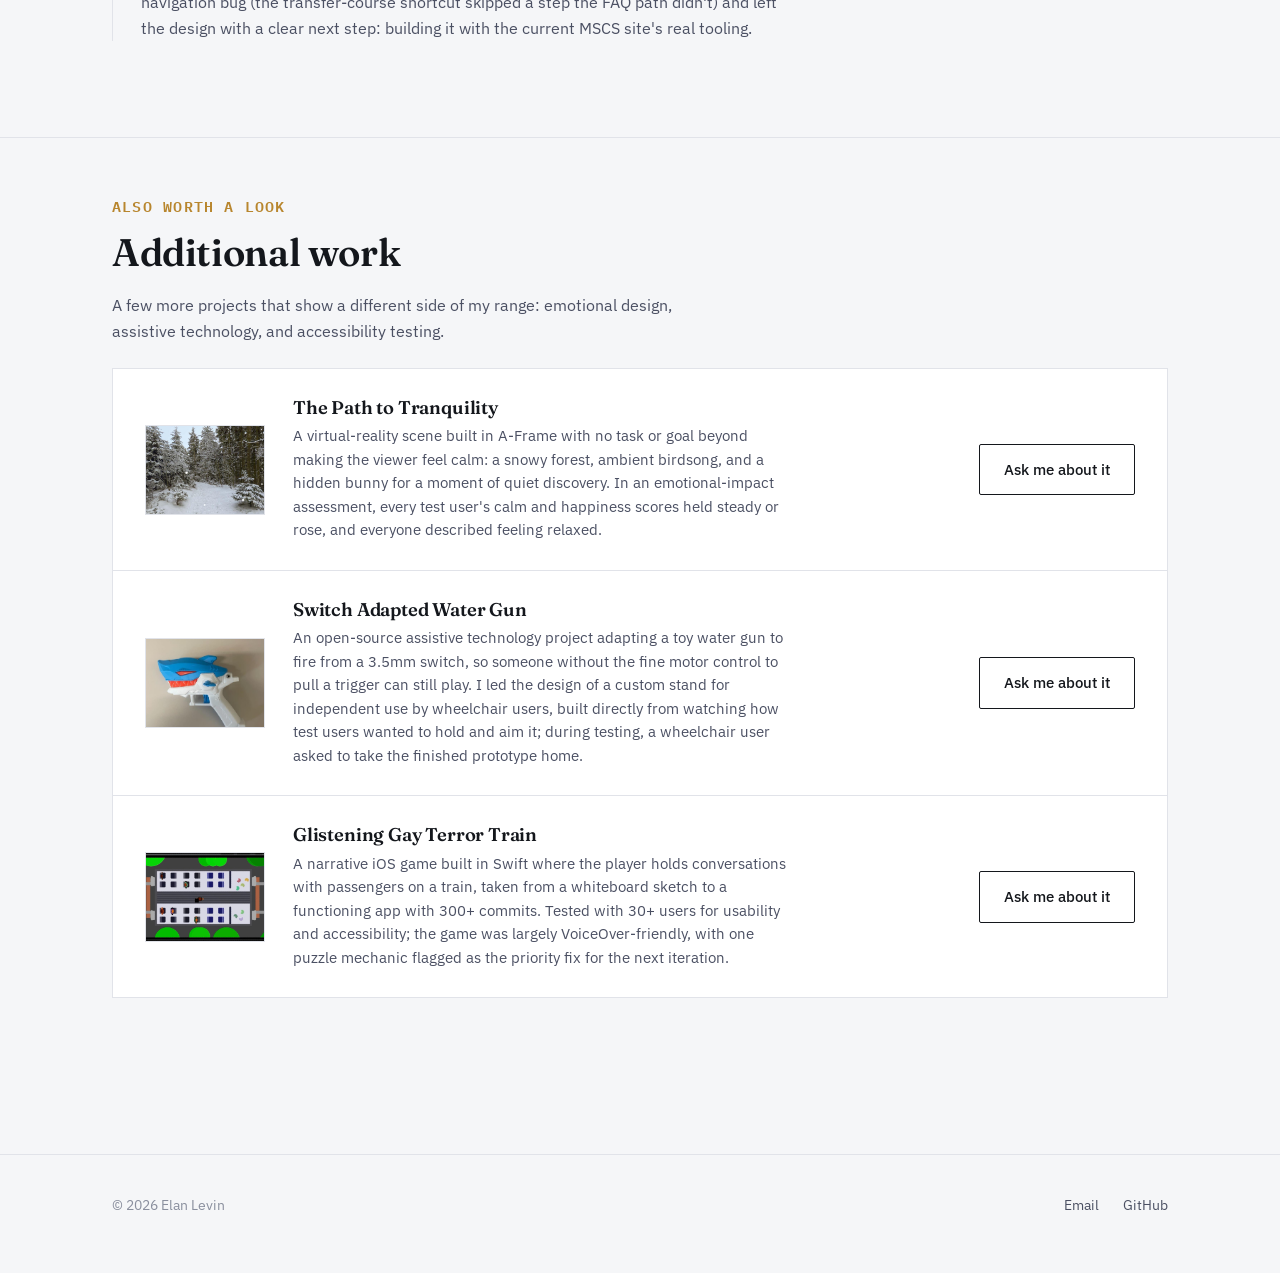
<file: projects.html>
<!DOCTYPE html>
<html lang="en">
<head>
<meta charset="UTF-8">
<meta name="viewport" content="width=device-width, initial-scale=1.0">
<title>Projects · Elan Levin</title>
<meta name="description" content="UX case studies by Elan Levin: the Little Lemon restaurant capstone, the MacDaily app redesign, and the Macalester MSCS homepage redesign.">
<link rel="icon" type="image/svg+xml" href="assets/favicon.svg">
<meta property="og:type" content="website">
<meta property="og:url" content="https://elanlevin1.github.io/portfolio/projects.html">
<meta property="og:title" content="Projects · Elan Levin">
<meta property="og:description" content="UX case studies by Elan Levin: the Little Lemon restaurant capstone, the MacDaily app redesign, and the Macalester MSCS homepage redesign.">
<meta property="og:image" content="https://elanlevin1.github.io/portfolio/assets/little_lemon_home.jpg">
<meta name="twitter:card" content="summary_large_image">
<meta name="twitter:title" content="Projects · Elan Levin">
<meta name="twitter:description" content="UX case studies by Elan Levin: the Little Lemon restaurant capstone, the MacDaily app redesign, and the Macalester MSCS homepage redesign.">
<meta name="twitter:image" content="https://elanlevin1.github.io/portfolio/assets/little_lemon_home.jpg">
<link rel="stylesheet" href="styles.css">
</head>
<body>

<header class="site-nav">
  <div class="nav-inner">
    <a href="index.html" class="nav-mark">Elan Levin<span class="dot">.</span></a>
    <nav>
      <ul class="nav-links" id="navLinks">
        <li><a href="index.html">Home</a></li>
        <li><a href="projects.html" class="active">Projects</a></li>
        <li><a href="about.html">About</a></li>
        <li><a href="contact.html">Contact</a></li>
        <li><a href="assets/Elan-Levin-Resume.pdf" target="_blank" rel="noopener" class="nav-resume">Résumé</a></li>
      </ul>
    </nav>
    <button class="nav-toggle" id="navToggle" aria-label="Toggle menu" aria-expanded="false">
      <span></span><span></span><span></span>
    </button>
  </div>
</header>

<main>
  <section class="tight">
    <div class="wrap">
      <span class="eyebrow">Case studies</span>
      <h1>Projects</h1>
      <p class="lede" style="max-width:60ch">Three case studies, from a from-scratch restaurant website to a campus app redesign. Each one moved through the same rhythm: discover, design, test, refine.</p>
    </div>
  </section>

  <!-- ================= LITTLE LEMON ================= -->
  <section class="case" id="little-lemon" style="--case-color:var(--coral);">
    <div class="wrap">
      <span class="eyebrow">01 · Capstone project</span>
      <div class="case-head">
        <div>
          <h2>Little Lemon</h2>
          <p>My capstone project for the Meta Front-End Developer Professional Certificate: a full website for a fictional Mediterranean restaurant in Chicago, built to the program's real-world brief: marketing site, menu, and a working table-reservation flow.</p>
          <div class="case-meta">
            <div><span class="k">Role</span>Front-end developer</div>
            <div><span class="k">Stack</span>React, semantic HTML/CSS</div>
            <div><span class="k">Focus</span>Accessible forms, responsive layout</div>
          </div>
          <a class="btn btn-gold" href="https://github.com/elanlevin1/little-lemon-app" target="_blank" rel="noopener">View repo on GitHub →</a>
        </div>
        <div class="media"><img src="assets/little_lemon_home.jpg" alt="Little Lemon homepage: hero banner, weekly specials, and testimonials"></div>
      </div>

      <div class="case-body">
        <div><h4>Home</h4></div>
        <div class="stage">
          <p>The homepage leads with what a hungry visitor needs first: who the restaurant is, a reserve-a-table call to action, and a "this week's specials" strip with real dish photography and pricing. Below that, a testimonials section builds trust before asking for a booking, and a short "about" block gives the restaurant a human face with owners Mario and Adrian before the footer closes with contact details and social links.</p>
          <p>I kept the navigation identical across every page (Home, About, Menu, Reservations, Order Online, Login) so the site reads as one coherent product rather than a set of disconnected screens, and used a warm, high-contrast palette, deep green and mustard yellow against white, to match the brand without overwhelming the food photography.</p>
        </div>
        <div><h4>Reservations</h4></div>
        <div class="stage gold">
          <div class="media media-inline"><img src="assets/little_lemon_reserve.jpg" alt="Little Lemon reservation form with date, time, guest count, and occasion fields"></div>
          <p>The reservation flow is deliberately short: choose a date, pick a time, set the number of guests, and optionally flag an occasion like a birthday or anniversary. Each control uses native form elements (date picker, select, radio group) so the form works with a keyboard and a screen reader out of the box, and the primary action stays disabled until the required fields are filled in, a small guardrail against submitting an incomplete booking.</p>
        </div>
      </div>
    </div>
  </section>

  <!-- ================= MACDAILY ================= -->
  <section class="case" id="macdaily" style="--case-color:var(--accent);">
    <div class="wrap">
      <span class="eyebrow">02 · Team project · with Umair Mohammed, Kayla Olivas, Alex Ott</span>
      <div class="case-head">
        <div>
          <h2>Redesigning the MacDaily</h2>
          <p>Macalester's campus news, the "MacDaily," lived entirely in a long daily email. Our team set out to turn it into an app that students, faculty, and staff would actually want to open.</p>
          <div class="case-meta">
            <div><span class="k">Role</span>UX researcher &amp; designer</div>
            <div><span class="k">Tools</span>Paper prototyping, Figma</div>
            <div><span class="k">Method</span>Two rounds of usability testing</div>
          </div>
        </div>
        <div class="media"><img src="assets/macdaily.jpg" alt="MacDaily app home screen with Photo of the Day and page navigation"></div>
      </div>

      <div class="thread">
        <div class="stage">
          <h4>Discover</h4>
          <p>We talked with students and with a member of Macalester's ITS team who maintains the current MacDaily to understand real constraints: post-length limits, a Gmail character cap, and a push to phase out underused sections. Students told us the plain-text email format buried the events they cared about under scrolling and inconsistent formatting.</p>
        </div>
        <div class="stage">
          <h4>Design</h4>
          <p>We sketched an app with a photo-of-the-day home screen and separate pages for Events, Students, Faculty &amp; Staff, Community, In the News, and Classifieds, using drop-downs to keep long event descriptions from overwhelming the screen. We also prototyped a Pinterest-style scrolling feed as an alternative home screen, purely to test the idea against the simpler categorized layout.</p>
        </div>
        <div class="stage gold">
          <h4>Test</h4>
          <p>Across two rounds of usability testing, users found events quickly but missed that they could navigate to previous days, and the categorized layout beat the Pinterest-style feed because titles were easier to scan. Feedback on drop-downs being too small led us to make the entire event row tappable, and one tester's instinct to swipe between days became a real feature: day navigation now responds to swipe gestures, not just arrow taps.</p>
          <p class="pull">"Very simple design. I like the dropdown." Feedback from our final presentation</p>
        </div>
        <div class="stage">
          <h4>Refine &amp; reflect</h4>
          <p>A heuristic evaluation confirmed our strongest area was aesthetic, minimalist design, and flagged error prevention as the weak spot to address before a real build. Longer term, campus IT suggested folding the MacDaily into Macalester's existing MacNav app rather than shipping it standalone, a more realistic path to actually reaching students.</p>
        </div>
      </div>
    </div>
  </section>

  <!-- ================= MSCS ================= -->
  <section class="case" id="mscs" style="--case-color:var(--teal);">
    <div class="wrap">
      <span class="eyebrow">03 · Team project · with Savannah Haugen, Ethan Caldecott, Kayla Olivas</span>
      <div class="case-head">
        <div>
          <h2>Redesigning the MSCS Department Homepage</h2>
          <p>The Macalester Math, Statistics &amp; Computer Science website worked fine for people who already knew the department, but it was confusing for the students who needed it most: prospective transfers evaluating whether to major in CS.</p>
          <div class="case-meta">
            <div><span class="k">Role</span>UX researcher &amp; designer</div>
            <div><span class="k">Method</span>Heuristic evaluation, personas, 2 rounds of testing</div>
            <div><span class="k">Reviewers</span>Peer developers &amp; course professor</div>
          </div>
        </div>
        <div class="media"><img src="assets/mscs.jpg" alt="Redesigned MSCS department homepage, final high-fidelity prototype"></div>
      </div>

      <div class="thread">
        <div class="stage">
          <h4>Discover</h4>
          <p>We ran a Nielsen heuristic evaluation on the live site and found three recurring violations: dense, unscannable text blocks; a faculty directory ordered by title rather than in any way a newcomer could parse; and no FAQ shortcut anywhere in the navigation. We then built a persona around transfer students and wrote four concrete tasks around their real needs: comparing courses from their old school, tracing the CS course progression, finding the department chair, and locating internship opportunities.</p>
        </div>
        <div class="stage">
          <h4>Design</h4>
          <p>Paper prototypes established a horizontal header, a course page split into intro/core/elective tiers with descriptions tucked into drop-downs, and a side-by-side course comparison tool letting a transfer student line up their previous school's classes against Macalester's. Colored "puffs" tagged which navigation elements led to which pages, which doubled as a way to narrate the prototype during testing.</p>
        </div>
        <div class="stage gold">
          <h4>Test</h4>
          <p>Two rounds of usability testing, one on paper and one on the Figma high-fidelity build, surfaced that users understood the interactive cues instinctively, but that heavy bold text was disrupting visual hierarchy and the course-comparison view needed clearer labeling of what "equivalent" meant. Outside developer and faculty review added more: swap the mock calendar for a real Google Calendar embed, use a more academic typeface, and standardize box sizing across pages.</p>
          <p class="pull">"Genius" and "fascinating." Feedback on the course-comparison tool from reviewing developers</p>
        </div>
        <div class="stage">
          <h4>Refine &amp; reflect</h4>
          <p>Of sixteen "I like" comments from our final presentation, twelve praised the simplicity of the layout, validation that reducing text density was the right call. We closed a navigation bug (the transfer-course shortcut skipped a step the FAQ path didn't) and left the design with a clear next step: building it with the current MSCS site's real tooling.</p>
        </div>
      </div>
    </div>
  </section>

  <!-- ================= PATH TO TRANQUILITY ================= -->
  <section class="tight" style="border-top:1px solid var(--line);">
    <div class="wrap">
      <span class="eyebrow">Also worth a look</span>
      <h2>Additional work</h2>
      <p style="max-width:56ch">A few more projects that show a different side of my range: emotional design, assistive technology, and accessibility testing.</p>

      <div class="more-list">
        <div class="more-row">
          <img class="more-thumb" src="assets/tranquility.jpg" alt="Snowy forest VR scene with falling snow and a hidden bunny">
          <div class="more-body">
            <h3>The Path to Tranquility</h3>
            <p>A virtual-reality scene built in A-Frame with no task or goal beyond making the viewer feel calm: a snowy forest, ambient birdsong, and a hidden bunny for a moment of quiet discovery. In an emotional-impact assessment, every test user's calm and happiness scores held steady or rose, and everyone described feeling relaxed.</p>
          </div>
          <a class="btn" href="mailto:elanlevin1@gmail.com?subject=Path%20to%20Tranquility">Ask me about it</a>
        </div>
        <div class="more-row">
          <img class="more-thumb" src="assets/watergun.jpg" alt="Switch adapted water gun with 3.5mm mono jack">
          <div class="more-body">
            <h3>Switch Adapted Water Gun</h3>
            <p>An open-source assistive technology project adapting a toy water gun to fire from a 3.5mm switch, so someone without the fine motor control to pull a trigger can still play. I led the design of a custom stand for independent use by wheelchair users, built directly from watching how test users wanted to hold and aim it; during testing, a wheelchair user asked to take the finished prototype home.</p>
          </div>
          <a class="btn" href="mailto:elanlevin1@gmail.com?subject=Switch%20Adapted%20Water%20Gun">Ask me about it</a>
        </div>
        <div class="more-row">
          <img class="more-thumb" src="assets/ggtt.jpg" alt="Glistening Gay Terror Train gameplay screenshot, top-down view of a train car">
          <div class="more-body">
            <h3>Glistening Gay Terror Train</h3>
            <p>A narrative iOS game built in Swift where the player holds conversations with passengers on a train, taken from a whiteboard sketch to a functioning app with 300+ commits. Tested with 30+ users for usability and accessibility; the game was largely VoiceOver-friendly, with one puzzle mechanic flagged as the priority fix for the next iteration.</p>
          </div>
          <a class="btn" href="mailto:elanlevin1@gmail.com?subject=Glistening%20Gay%20Terror%20Train">Ask me about it</a>
        </div>
      </div>
    </div>
  </section>


</main>

<footer class="site-footer">
  <div class="footer-inner">
    <p>© 2026 Elan Levin</p>
    <div class="footer-links">
      <a href="mailto:elanlevin1@gmail.com">Email</a>
      <a href="https://github.com/elanlevin1">GitHub</a>
    </div>
  </div>
</footer>

<script>
  const t = document.getElementById('navToggle');
  const l = document.getElementById('navLinks');
  t.addEventListener('click', () => {
    const open = l.classList.toggle('open');
    t.setAttribute('aria-expanded', open);
  });
</script>
</body>
</html>
</file>
<file: styles.css>
/* ============================================================
   Elan Levin: UX Portfolio
   Design tokens
   ============================================================ */

@import url('https://fonts.googleapis.com/css2?family=Fraunces:opsz,wght@9..144,400;9..144,500;9..144,600;9..144,700&family=IBM+Plex+Sans:wght@400;500;600&family=IBM+Plex+Mono:wght@400;500&display=swap');

:root{
  --bg:#F5F6F8;
  --paper:#FFFFFF;
  --ink:#14171C;
  --ink-soft:#4B5063;
  --ink-faint:#8A8F9E;
  --line:#E1E3E9;
  --accent:#33415C;      /* deep slate, discover / think */
  --accent-soft:#5A7093; /* lighter slate for hovers */
  --gold:#B8862E;        /* warm ochre, signature highlight */
  --gold-soft:#E8C77E;
  --teal:#2B7A6F;        /* secondary accent */
  --coral:#B54834;       /* tertiary accent */
  --lavender:#5B6EA8;    /* quaternary accent */
  --magenta:#8B4FA0;     /* quinary accent */
  --radius:2px;
  --max:1120px;
}

*{box-sizing:border-box;}
html{scroll-behavior:smooth;}

body{
  margin:0;
  background:var(--bg);
  color:var(--ink);
  font-family:'IBM Plex Sans', system-ui, sans-serif;
  font-size:16px;
  line-height:1.6;
  -webkit-font-smoothing:antialiased;
}

h1,h2,h3,h4{
  font-family:'Fraunces', Georgia, serif;
  font-weight:600;
  line-height:1.15;
  margin:0 0 .5em;
  color:var(--ink);
  letter-spacing:-0.01em;
}

h1{font-size:clamp(2.4rem,5vw,3.8rem); font-weight:600;}
h2{font-size:clamp(1.7rem,3vw,2.4rem);}
h3{font-size:1.3rem;}

p{margin:0 0 1em; color:var(--ink-soft);}

a{color:var(--accent); text-decoration:none;}
a:hover{color:var(--gold);}

a:focus-visible, button:focus-visible, input:focus-visible, select:focus-visible{
  outline:2px solid var(--gold);
  outline-offset:3px;
}

.eyebrow{
  font-family:'IBM Plex Mono', monospace;
  font-size:.95rem;
  letter-spacing:.08em;
  text-transform:uppercase;
  color:var(--gold);
  font-weight:600;
  display:inline-block;
  margin-bottom:10px;
}
@media(max-width:520px){
  .eyebrow{font-size:.78rem; letter-spacing:.04em;}
}

.wrap{
  max-width:var(--max);
  margin:0 auto;
  padding:0 32px;
}

/* ---------- Nav ---------- */
header.site-nav{
  position:sticky; top:0; z-index:50;
  background:rgba(245,246,248,.92);
  backdrop-filter:blur(8px);
  border-bottom:1px solid var(--line);
}
.nav-inner{
  max-width:var(--max);
  margin:0 auto;
  padding:20px 32px;
  display:flex;
  align-items:center;
  justify-content:space-between;
}
.nav-mark{
  font-family:'Fraunces', serif;
  font-weight:600;
  font-size:1.15rem;
  color:var(--ink);
  display:flex;
  align-items:baseline;
  gap:8px;
}
.nav-mark .dot{color:var(--gold);}
.nav-links{
  display:flex;
  gap:36px;
  list-style:none;
  margin:0; padding:0;
  font-size:.92rem;
}
.nav-links a{
  color:var(--ink-soft);
  font-weight:500;
  position:relative;
  padding:4px 0;
}
.nav-links a.active, .nav-links a:hover{color:var(--ink);}
.nav-links a.active::after{
  content:"";
  position:absolute; left:0; right:0; bottom:-2px;
  height:2px; background:var(--gold);
}
.nav-links a.nav-resume{
  border:1px solid var(--ink);
  border-radius:var(--radius);
  padding:6px 14px;
  color:var(--ink);
}
.nav-links a.nav-resume:hover{
  background:var(--ink);
  color:var(--bg);
}
.nav-toggle{display:none;}

@media(max-width:720px){
  .nav-links{
    position:fixed; inset:69px 0 auto 0;
    background:var(--paper);
    flex-direction:column;
    gap:0;
    padding:8px 32px 20px;
    border-bottom:1px solid var(--line);
    transform:translateY(-8px);
    opacity:0;
    pointer-events:none;
    transition:opacity .2s ease, transform .2s ease;
  }
  .nav-links.open{opacity:1; transform:translateY(0); pointer-events:auto;}
  .nav-links li{border-top:1px solid var(--line);}
  .nav-links a{display:block; padding:14px 0;}
  .nav-links a.nav-resume{border:none; padding:14px 0;}
  .nav-toggle{
    display:flex; flex-direction:column; gap:5px;
    background:none; border:none; cursor:pointer; padding:8px;
  }
  .nav-toggle span{width:22px; height:2px; background:var(--ink);}
}

/* ---------- Footer ---------- */
footer.site-footer{
  border-top:1px solid var(--line);
  margin-top:100px;
  padding:40px 0 56px;
}
.footer-inner{
  max-width:var(--max);
  margin:0 auto;
  padding:0 32px;
  display:flex;
  justify-content:space-between;
  align-items:center;
  flex-wrap:wrap;
  gap:16px;
}
.footer-inner p{margin:0; font-size:.85rem; color:var(--ink-faint);}
.footer-links{display:flex; gap:24px; font-size:.85rem;}
.footer-links a{color:var(--ink-soft);}

/* ---------- Buttons ---------- */
.btn{
  display:inline-flex; align-items:center; gap:8px;
  font-family:'IBM Plex Sans', sans-serif;
  font-weight:500;
  font-size:.92rem;
  padding:13px 24px;
  border-radius:var(--radius);
  border:1px solid var(--ink);
  color:var(--ink);
  background:transparent;
  transition:background .15s ease, color .15s ease, border-color .15s ease;
}
.btn:hover{background:var(--ink); color:var(--bg);}
.btn-solid{
  background:var(--ink); color:var(--bg); border-color:var(--ink);
}
.btn-solid:hover{background:var(--accent); border-color:var(--accent); color:#fff;}
.btn-gold{border-color:var(--gold); color:var(--gold);}
.btn-gold:hover{background:var(--gold); border-color:var(--gold); color:#fff;}

/* ---------- Process thread (signature element) ---------- */
.process-strip{
  display:flex; align-items:center; gap:0; flex-wrap:wrap;
  margin:28px 0 8px;
}
.process-node{
  display:flex; align-items:center; gap:10px;
  font-family:'IBM Plex Mono', monospace;
  font-size:.78rem; letter-spacing:.06em; text-transform:uppercase;
  color:var(--ink-soft);
}
.process-node .ring{
  width:9px; height:9px; border-radius:50%;
  border:2px solid var(--accent);
  background:var(--bg);
  flex:none;
}
.process-node.teal .ring{border-color:var(--teal);}
.process-node.gold .ring{border-color:var(--gold);}
.process-node.coral .ring{border-color:var(--coral);}
.process-sep{
  width:44px; height:1px; background:var(--line);
  margin:0 14px;
}
@media(max-width:600px){
  .process-sep{width:20px; margin:0 8px;}
}

/* case-study thread rail used on project detail sections */
.thread{
  position:relative;
  padding-left:28px;
  border-left:1px solid var(--line);
}
.thread .stage{
  position:relative;
  margin-bottom:44px;
}
.thread .stage:last-child{margin-bottom:0;}
.thread .stage::before{
  content:"";
  position:absolute; left:-33px; top:6px;
  width:9px; height:9px; border-radius:50%;
  background:var(--bg);
  border:2px solid var(--case-color, var(--accent));
}

/* ---------- Sections ---------- */
section{padding:88px 0;}
section.tight{padding:56px 0;}
.section-head{
  max-width:640px;
  margin-bottom:48px;
}
.hr{
  border:none; border-top:1px solid var(--line);
  margin:0;
}

/* ---------- Hero ---------- */
.hero{
  padding:96px 0 72px;
}
.hero-grid{
  display:grid;
  grid-template-columns:1.3fr .9fr;
  gap:64px;
  align-items:start;
}
.hero h1{margin-bottom:20px;}
.hero .lede{font-size:1.15rem; max-width:52ch;}
.hero-actions{display:flex; gap:16px; margin-top:32px; flex-wrap:wrap;}
.hero-aside{
  border-left:1px solid var(--line);
  padding-left:32px;
}
.hero-aside .label{
  font-family:'IBM Plex Mono', monospace;
  font-size:.72rem; text-transform:uppercase; letter-spacing:.1em;
  color:var(--ink-faint); margin-bottom:6px; display:block;
}
.hero-aside .item{margin-bottom:26px;}
.hero-aside .item:last-child{margin-bottom:0;}
.hero-aside p{margin:0; font-size:.95rem;}

@media(max-width:860px){
  .hero-grid{grid-template-columns:1fr;}
  .hero-aside{border-left:none; border-top:1px solid var(--line); padding-left:0; padding-top:28px;}
}

/* ---------- Project cards (index) ---------- */
.project-grid{
  display:grid;
  grid-template-columns:1fr;
  gap:1px;
  background:var(--line);
  border:1px solid var(--line);
}
.project-card{
  background:var(--paper);
  display:grid;
  grid-template-columns:340px 1fr;
  gap:36px;
  padding:36px;
  text-decoration:none;
  color:inherit;
  transition:background .15s ease;
  border-left:3px solid var(--case-color, transparent);
}
.project-card:hover{background:#FBFBFA;}
.project-card:hover .card-title{color:var(--case-color, var(--accent));}
.project-thumb{
  width:100%; aspect-ratio:4/3; object-fit:cover; object-position:top;
  border:1px solid var(--line);
  background:#eee;
}
.card-num{
  font-family:'IBM Plex Mono', monospace;
  color:var(--case-color, var(--ink-faint)); font-size:.8rem; font-weight:600;
}
.card-title{
  font-family:'Fraunces', serif;
  font-size:1.5rem; font-weight:600;
  margin:6px 0 10px;
  transition:color .15s ease;
}
.card-tags{display:flex; gap:8px; flex-wrap:wrap; margin-top:16px;}
.tag{
  font-family:'IBM Plex Mono', monospace;
  font-size:.7rem; letter-spacing:.04em;
  padding:4px 10px;
  border:1px solid var(--case-color, var(--line));
  color:var(--case-color, var(--ink-soft));
}
.card-arrow{
  margin-top:18px; font-size:.88rem; font-weight:500; color:var(--ink);
  display:inline-flex; align-items:center; gap:6px;
}

@media(max-width:720px){
  .project-card{grid-template-columns:1fr; padding:24px;}
}

/* ---------- Case study detail ---------- */
.case{
  padding:80px 0;
  border-top:1px solid var(--line);
  position:relative;
}
.case::before{
  content:"";
  position:absolute;
  top:-1px; left:32px;
  width:64px; height:3px;
  background:var(--case-color, var(--gold));
}
.case .eyebrow{color:var(--case-color, var(--gold));}
.case .btn-gold{
  border-color:var(--case-color, var(--gold));
  color:var(--case-color, var(--gold));
}
.case .btn-gold:hover{
  background:var(--case-color, var(--gold));
  border-color:var(--case-color, var(--gold));
  color:#fff;
}
.case-head{
  display:grid;
  grid-template-columns:1fr 1fr;
  gap:48px;
  margin-bottom:48px;
  align-items:end;
}
.case-head img{
  width:100%; border:1px solid var(--line);
}
.media{
  height:440px;
  display:flex;
  align-items:flex-start;
  justify-content:center;
  background:var(--paper);
  border:1px solid var(--line);
  overflow:hidden;
  padding:18px;
}
.media img{
  max-width:100%;
  max-height:100%;
  width:auto;
  height:auto;
  border:none;
  object-fit:contain;
}
.media-inline{
  height:300px;
  margin-bottom:24px;
}
@media(max-width:780px){
  .case-head .media{height:360px;}
}
.case-meta{
  display:flex; gap:32px; flex-wrap:wrap;
  margin:20px 0 24px;
}
.case-meta div{font-size:.85rem;}
.case-meta .k{
  font-family:'IBM Plex Mono', monospace;
  color:var(--case-color, var(--accent)); font-size:.72rem; text-transform:uppercase; letter-spacing:.08em; display:block; margin-bottom:4px;
  font-weight:600;
}
.case-body{
  display:grid;
  grid-template-columns:200px 1fr;
  gap:48px;
}
.case-body h4{
  font-family:'IBM Plex Mono', monospace;
  font-size:.78rem; text-transform:uppercase; letter-spacing:.08em;
  color:var(--case-color, var(--accent)); font-weight:600; margin-bottom:0;
}
.stage p{max-width:64ch;}
.stage ul{padding-left:20px; color:var(--ink-soft); margin:0 0 1em;}
.stage li{margin-bottom:6px;}
.pull{
  font-family:'Fraunces', serif;
  font-style:italic;
  font-size:1.15rem;
  color:var(--ink);
  border-left:3px solid var(--case-color, var(--gold));
  padding-left:18px;
  margin:20px 0;
}
@media(max-width:780px){
  .case-head{grid-template-columns:1fr;}
  .case-body{grid-template-columns:1fr; gap:14px;}
}

/* ---------- About page ---------- */
.trait-grid{
  display:grid;
  grid-template-columns:repeat(auto-fit,minmax(220px,1fr));
  gap:1px;
  background:var(--line);
  border:1px solid var(--line);
  margin-top:12px;
}
.trait{
  background:var(--paper);
  padding:26px;
}
.trait .k{
  font-family:'IBM Plex Mono', monospace;
  font-size:.7rem; text-transform:uppercase; letter-spacing:.08em;
  color:var(--gold); display:block; margin-bottom:8px;
}
.trait p{font-size:.92rem; margin:0;}

.rank-list{
  border:1px solid var(--line);
  background:var(--paper);
  margin-top:20px;
}
.rank-row{
  display:grid;
  grid-template-columns:64px 180px 1fr;
  gap:24px;
  align-items:center;
  padding:22px 28px;
  border-top:1px solid var(--line);
}
.rank-row:first-child{border-top:none;}
.rank-row .rank-num{
  font-family:'IBM Plex Mono', monospace;
  font-size:1.4rem;
  color:var(--gold);
  font-weight:500;
  text-align:center;
}
.rank-row h3{
  font-size:1.15rem;
  margin:0;
}
.rank-row p{margin:0; font-size:.92rem;}
@media(max-width:640px){
  .rank-row{grid-template-columns:1fr; gap:6px; padding:20px;}
  .rank-row .rank-num{display:none;}
}

.bar-row{margin-bottom:18px;}
.bar-row .bar-label{
  display:flex; justify-content:space-between; font-size:.85rem; margin-bottom:6px;
}
.bar-row .bar-label span:first-child{color:var(--ink);}
.bar-track{height:6px; background:var(--line); position:relative;}
.bar-fill{height:100%; background:var(--accent);}

.quote-block{
  background:var(--paper);
  border:1px solid var(--line);
  padding:32px;
  margin-top:16px;
}

/* ---------- Contact page ---------- */
.contact-grid{
  display:grid;
  grid-template-columns:repeat(auto-fit,minmax(240px,1fr));
  gap:1px;
  background:var(--line);
  border:1px solid var(--line);
}
.contact-card{
  background:var(--paper);
  padding:36px 32px;
  display:flex;
  align-items:center;
  gap:18px;
}
.contact-card .icon{
  flex:none;
  width:46px; height:46px;
  border-radius:50%;
  display:flex; align-items:center; justify-content:center;
  background:var(--bg);
  border:1px solid var(--line);
}
.contact-card .icon svg{width:20px; height:20px;}
.contact-card .k{
  font-family:'IBM Plex Mono', monospace;
  font-size:.7rem; text-transform:uppercase; letter-spacing:.08em;
  color:var(--ink-faint); display:block; margin-bottom:6px;
}
.contact-card .v{
  font-family:'Fraunces', serif;
  font-size:1.15rem; font-weight:500;
  color:var(--ink);
  display:block;
  word-break:break-word;
}
.contact-card a.v:hover{color:var(--gold);}

/* ---------- Contact form ---------- */
.form-wrap{
  border:1px solid var(--line);
  background:var(--paper);
  padding:44px;
  margin-top:56px;
}
.form-wrap h2{margin-bottom:8px;}
.form-row{margin-bottom:26px;}
.form-row label{
  display:block;
  font-family:'IBM Plex Mono', monospace;
  font-size:.72rem; text-transform:uppercase; letter-spacing:.08em;
  color:var(--ink-faint);
  margin-bottom:8px;
}
.form-row input,
.form-row textarea{
  width:100%;
  border:none;
  border-bottom:1px solid var(--line);
  background:transparent;
  padding:10px 2px;
  font-family:'IBM Plex Sans', sans-serif;
  font-size:1rem;
  color:var(--ink);
}
.form-row input:focus,
.form-row textarea:focus{
  outline:none;
  border-bottom:1px solid var(--gold);
}
.form-row textarea{resize:vertical; min-height:120px;}
.form-status{
  margin-top:16px;
  font-size:.9rem;
}
.form-status.ok{color:var(--teal);}
.form-status.err{color:var(--coral);}
@media(max-width:600px){
  .form-wrap{padding:28px;}
}

.avail-banner{
  border:1px solid var(--line);
  background:var(--paper);
  padding:28px 32px;
  display:flex; align-items:center; gap:16px;
  margin-bottom:48px;
}
.avail-dot{
  width:10px; height:10px; border-radius:50%;
  background:#3F8F5C; flex:none;
  box-shadow:0 0 0 4px rgba(63,143,92,.15);
}

/* utility */
.center{text-align:center;}
.mt0{margin-top:0;}
.small{font-size:.85rem; color:var(--ink-faint);}

/* ---------- Additional work (compact list) ---------- */
.more-list{
  border:1px solid var(--line);
  background:var(--paper);
  margin-top:24px;
}
.more-row{
  display:flex;
  align-items:center;
  gap:28px;
  padding:28px 32px;
  border-top:1px solid var(--line);
}
.more-row:first-child{border-top:none;}
.more-row h3{margin-bottom:6px; font-size:1.15rem;}
.more-row p{margin:0; font-size:.92rem; max-width:56ch;}
.more-row .btn{flex:none;}
.more-body{flex:1; min-width:0;}
.more-thumb{
  width:120px; height:90px; object-fit:cover;
  border:1px solid var(--line);
  flex:none;
}
@media(max-width:700px){
  .more-row{flex-direction:column; align-items:flex-start; gap:16px;}
  .more-thumb{width:100%; height:160px;}
}
</file>
